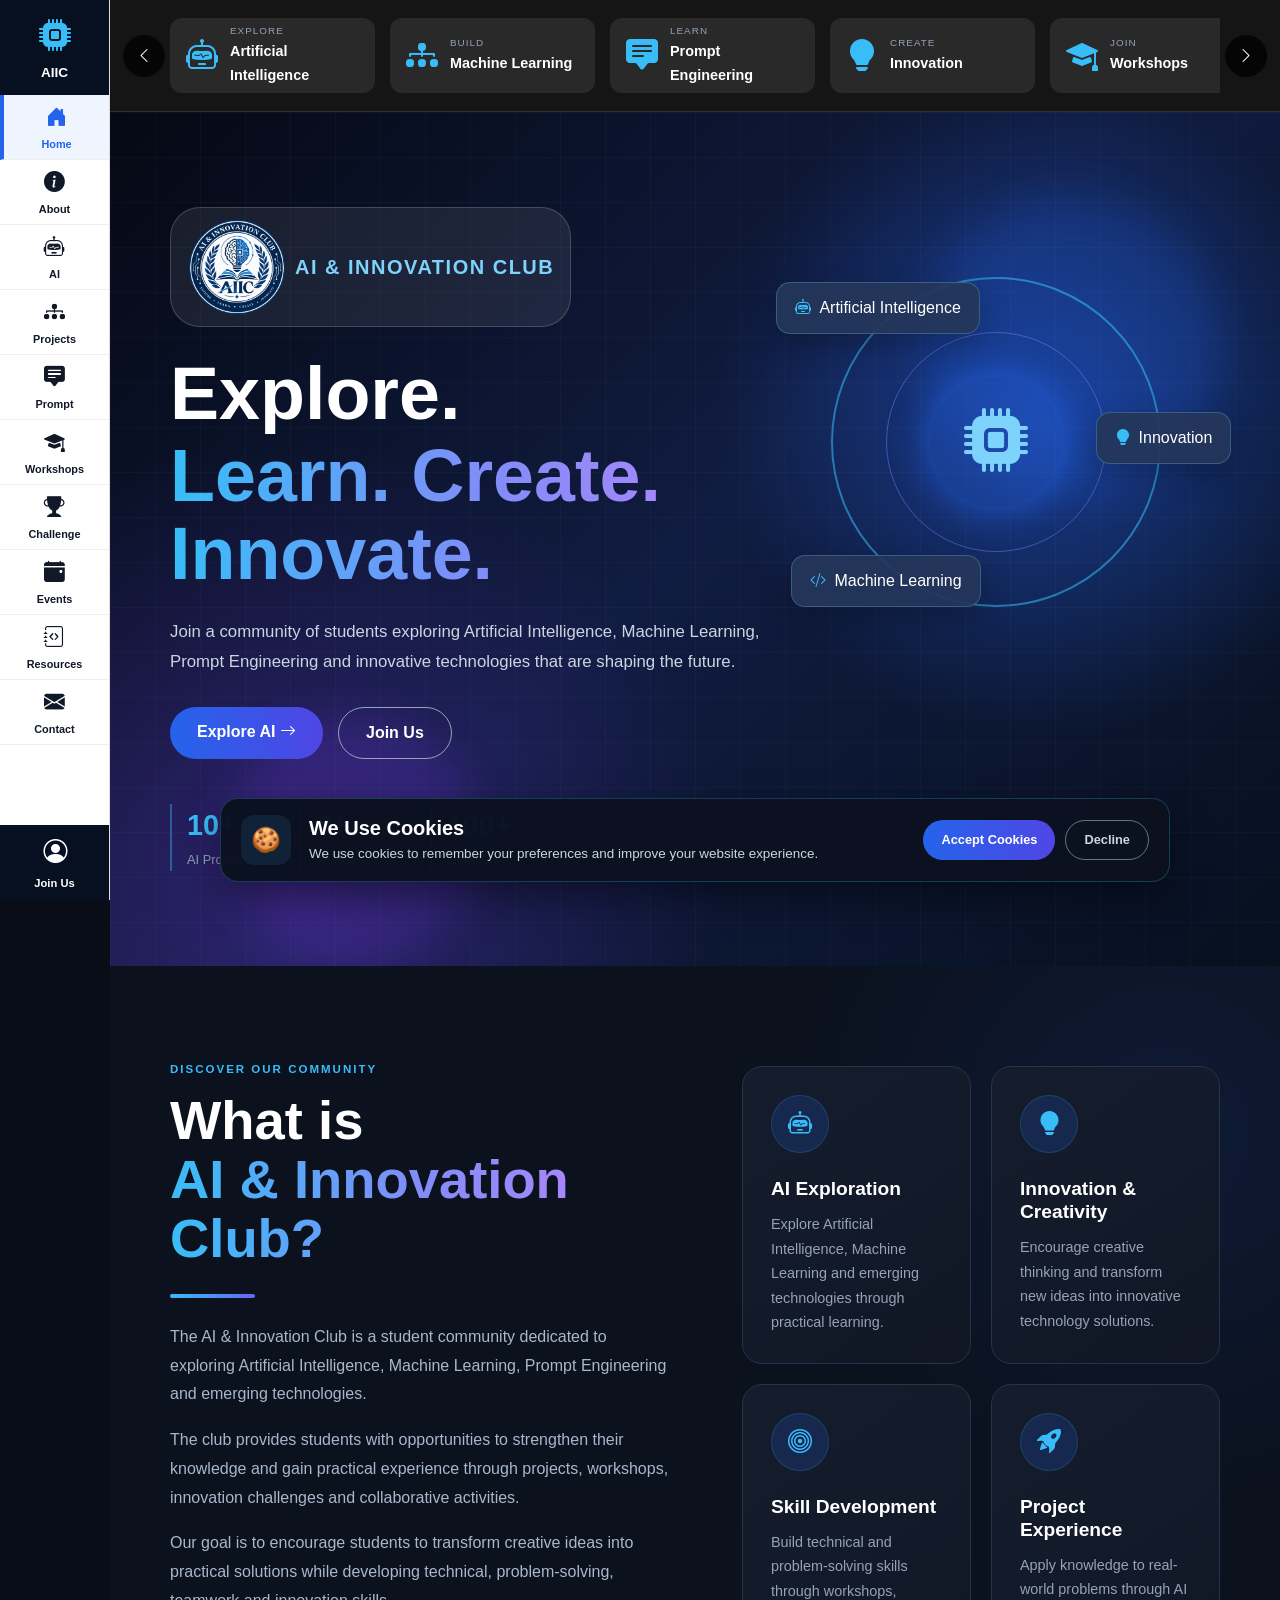
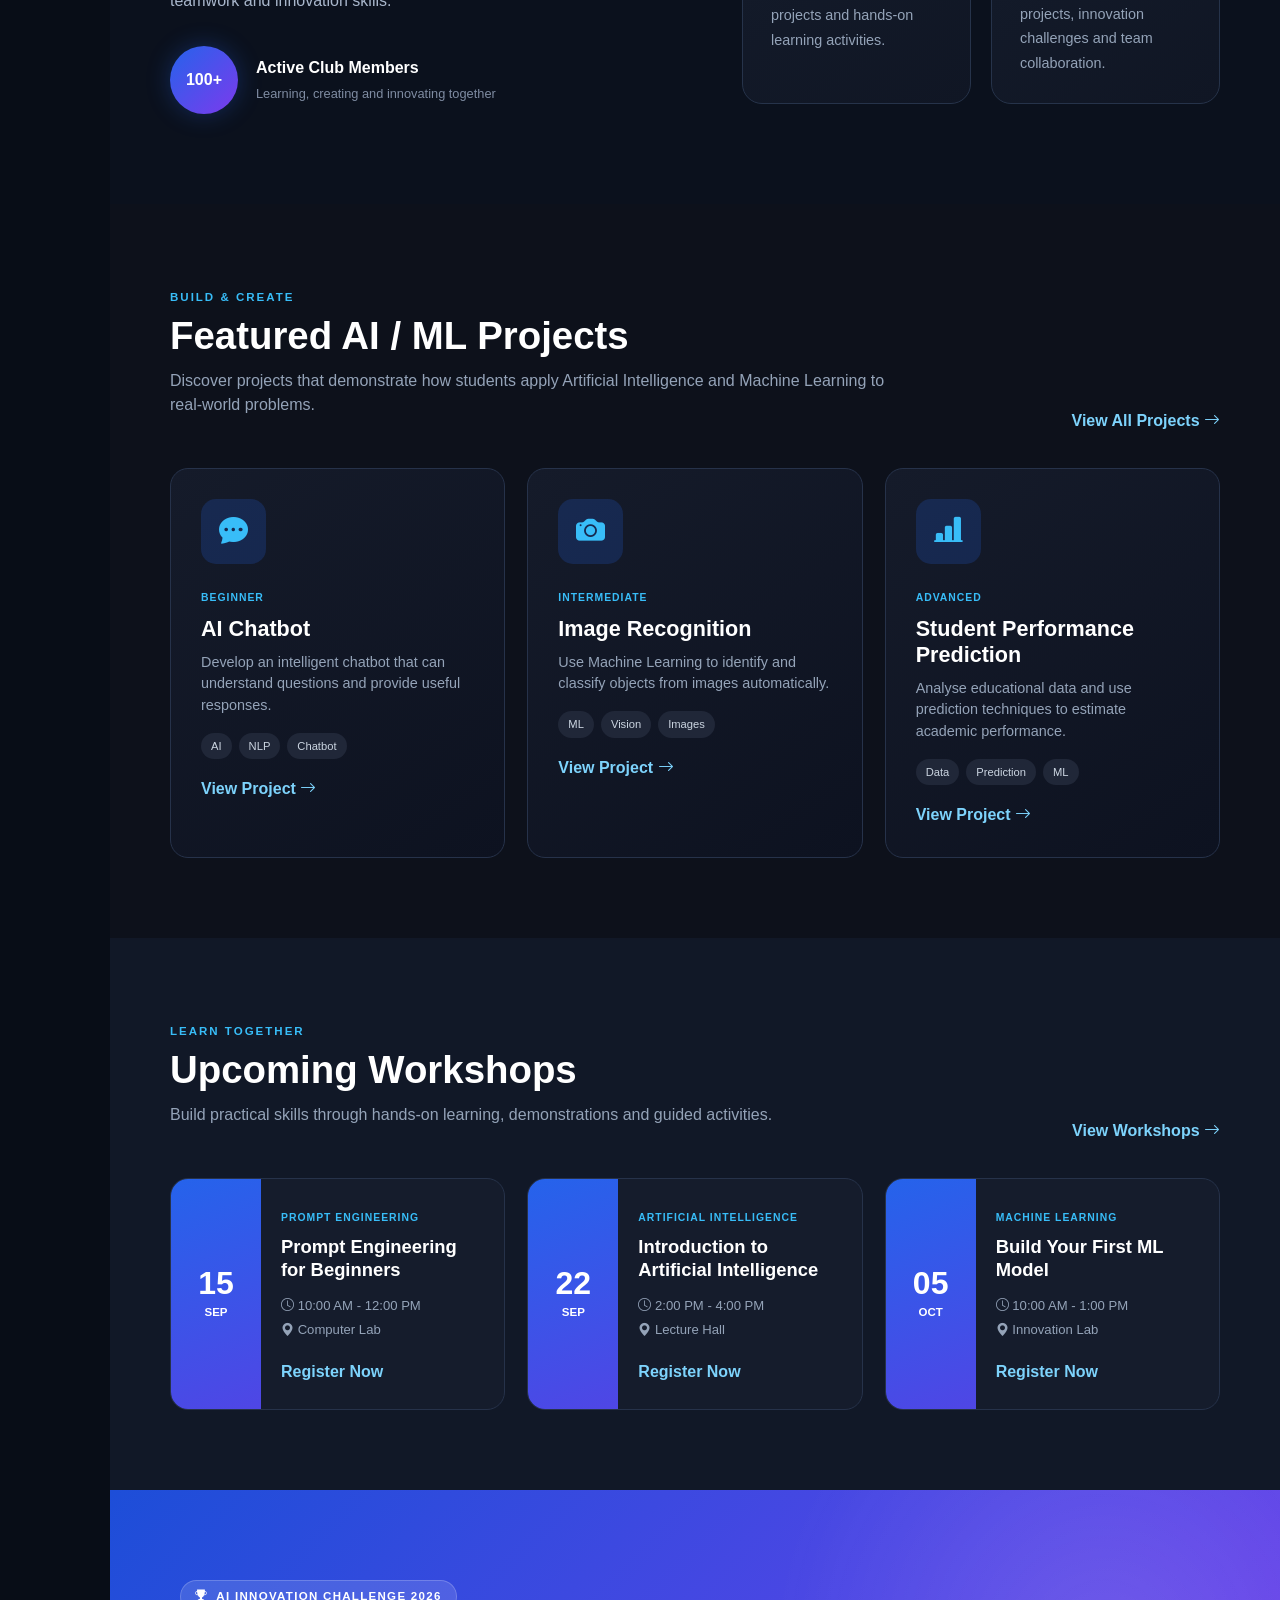
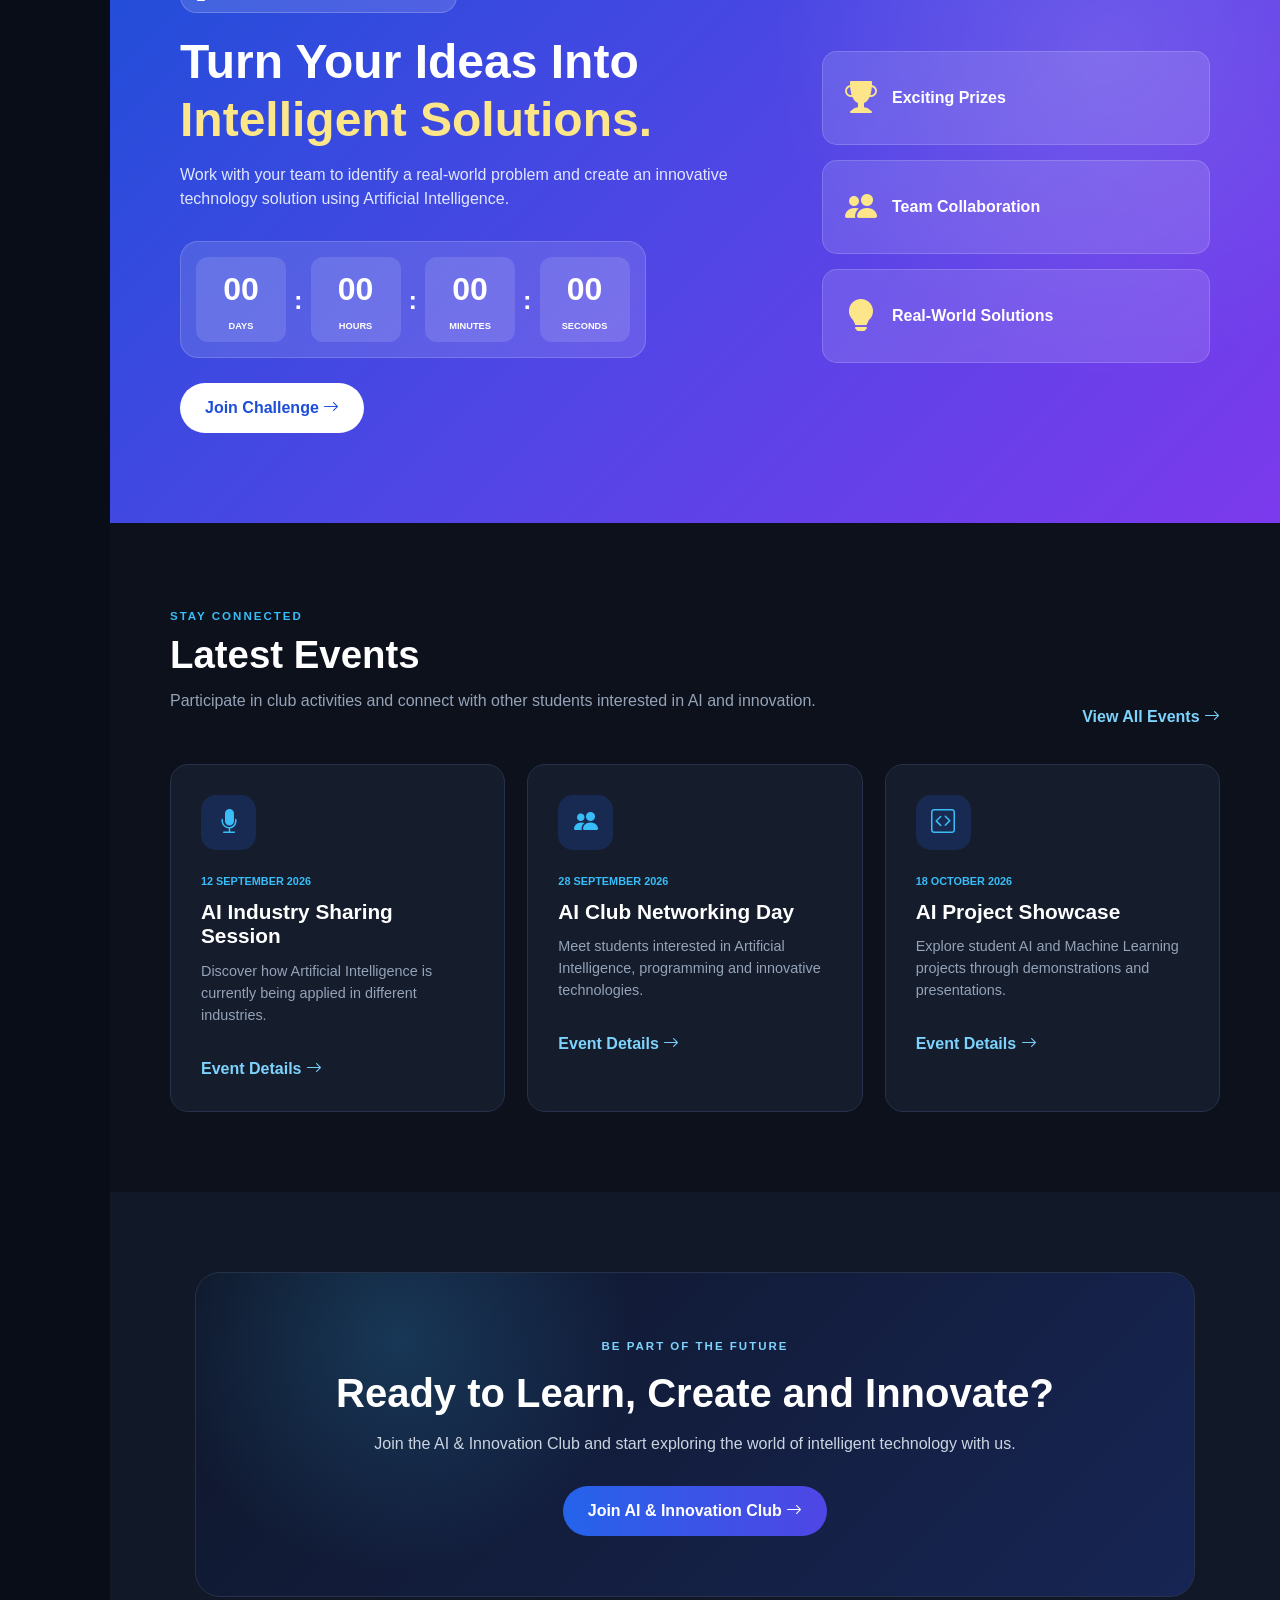
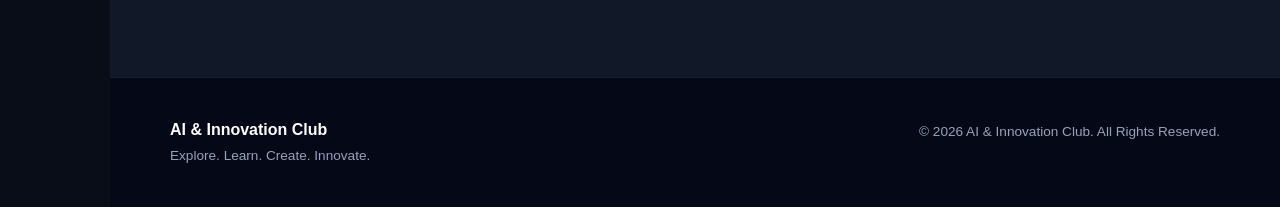
<file: index.html>
<!DOCTYPE html>
<html lang="en">

<head>
    <meta charset="UTF-8">

    <meta name="viewport"
          content="width=device-width, initial-scale=1.0">

    <title>AI & Innovation Club</title>

    <!-- Website Favicon -->
    <link rel="icon"
          type="image/png"
          href="image/aiic-logo.png">

    <!-- Bootstrap -->
    <link
        href="https://cdn.jsdelivr.net/npm/bootstrap@5.3.3/dist/css/bootstrap.min.css"
        rel="stylesheet">

    <!-- Bootstrap Icons -->
    <link
        rel="stylesheet"
        href="https://cdn.jsdelivr.net/npm/bootstrap-icons@1.11.3/font/bootstrap-icons.min.css">

    <!-- Custom CSS -->
    <link rel="stylesheet" href="style.css">

</head>

<body>

    <!-- =========================================
         LEFT SIDEBAR
    ========================================== -->

    <aside class="sidebar">

        <div class="sidebar-logo">
            <i class="bi bi-cpu-fill"></i>
            <span>AIIC</span>
        </div>

        <nav class="sidebar-menu">

            <a href="index.html" class="menu-item active">
                <i class="bi bi-house-door-fill"></i>
                <span>Home</span>
            </a>

            <a href="about.html" class="menu-item">
                <i class="bi bi-info-circle-fill"></i>
                <span>About</span>
            </a>

            <a href="ai.html" class="menu-item">
                <i class="bi bi-robot"></i>
                <span>AI</span>
            </a>

            <a href="ml-projects.html" class="menu-item">
                <i class="bi bi-diagram-3-fill"></i>
                <span>Projects</span>
            </a>

            <a href="prompt-engineering.html" class="menu-item">
                <i class="bi bi-chat-square-text-fill"></i>
                <span>Prompt</span>
            </a>

            <a href="workshops.html" class="menu-item">
                <i class="bi bi-mortarboard-fill"></i>
                <span>Workshops</span>
            </a>

            <a href="challenges.html" class="menu-item">
                <i class="bi bi-trophy-fill"></i>
                <span>Challenge</span>
            </a>

            <a href="events.html" class="menu-item">
                <i class="bi bi-calendar-event-fill"></i>
                <span>Events</span>
            </a>

            <a href="resources.html" class="menu-item">
                <i class="bi bi-journal-code"></i>
                <span>Resources</span>
            </a>

            <a href="contact.html" class="menu-item">
                <i class="bi bi-envelope-fill"></i>
                <span>Contact</span>
            </a>

        </nav>

        <div class="sidebar-bottom">

            <a href="contact.html" class="join-sidebar">
                <i class="bi bi-person-circle"></i>
                <span>Join Us</span>
            </a>

        </div>

    </aside>


    <!-- =========================================
         MAIN CONTENT
    ========================================== -->

    <main class="main-content">


        <!-- =========================================
             TOP TOPIC STRIP
        ========================================== -->

        <section class="topic-strip">

            <button
                type="button"
                class="topic-arrow"
                id="scrollLeft">

                <i class="bi bi-chevron-left"></i>

            </button>


            <div
                class="topic-container"
                id="topicContainer">


                <a href="ai.html" class="topic-card">

                    <i class="bi bi-robot"></i>

                    <div>
                        <small>EXPLORE</small>
                        <strong>Artificial Intelligence</strong>
                    </div>

                </a>


                <a href="ml-projects.html" class="topic-card">

                    <i class="bi bi-diagram-3-fill"></i>

                    <div>
                        <small>BUILD</small>
                        <strong>Machine Learning</strong>
                    </div>

                </a>


                <a href="prompt-engineering.html" class="topic-card">

                    <i class="bi bi-chat-square-text-fill"></i>

                    <div>
                        <small>LEARN</small>
                        <strong>Prompt Engineering</strong>
                    </div>

                </a>


                <a href="challenges.html" class="topic-card">

                    <i class="bi bi-lightbulb-fill"></i>

                    <div>
                        <small>CREATE</small>
                        <strong>Innovation</strong>
                    </div>

                </a>


                <a href="workshops.html" class="topic-card">

                    <i class="bi bi-mortarboard-fill"></i>

                    <div>
                        <small>JOIN</small>
                        <strong>Workshops</strong>
                    </div>

                </a>


                <a href="events.html" class="topic-card">

                    <i class="bi bi-calendar-event-fill"></i>

                    <div>
                        <small>DISCOVER</small>
                        <strong>AI Events</strong>
                    </div>

                </a>

            </div>


            <button
                type="button"
                class="topic-arrow"
                id="scrollRight">

                <i class="bi bi-chevron-right"></i>

            </button>

        </section>


        <!-- =========================================
             HERO
        ========================================== -->

        <section class="hero-section">

            <div class="hero-grid"></div>

            <div class="hero-glow glow-one"></div>
            <div class="hero-glow glow-two"></div>


            <div class="hero-content">

                <!-- AIIC LOGO ADDED HERE -->
                <span class="hero-label">

                    <img
                        src="image/aiic-logo.png"
                        alt="AI & Innovation Club Logo"
                        class="hero-label-logo">

                    AI & INNOVATION CLUB

                </span>


                <h1>

                    Explore.

                    <span>
                        Learn. Create. Innovate.
                    </span>

                </h1>


                <p>
                    Join a community of students exploring Artificial
                    Intelligence, Machine Learning, Prompt Engineering
                    and innovative technologies that are shaping the future.
                </p>


                <div class="hero-buttons">

                    <a href="ai.html" class="primary-button">

                        Explore AI

                        <i class="bi bi-arrow-right"></i>

                    </a>


                    <a href="contact.html" class="secondary-button">

                        Join Us

                    </a>

                </div>


                <div class="hero-stats">

                    <div>
                        <strong>10+</strong>
                        <span>AI Projects</span>
                    </div>

                    <div>
                        <strong>8+</strong>
                        <span>Workshops</span>
                    </div>

                    <div>
                        <strong>100+</strong>
                        <span>Members</span>
                    </div>

                </div>

            </div>


            <!-- Animated AI Visual -->

            <div class="ai-visual">

                <div class="outer-ring"></div>

                <div class="middle-ring"></div>


                <div class="ai-core">
                    <i class="bi bi-cpu-fill"></i>
                </div>


                <a
                    href="ai.html"
                    class="floating-label label-ai">

                    <i class="bi bi-robot"></i>

                    Artificial Intelligence

                </a>


                <a
                    href="ml-projects.html"
                    class="floating-label label-ml">

                    <i class="bi bi-code-slash"></i>

                    Machine Learning

                </a>


                <a
                    href="challenges.html"
                    class="floating-label label-innovation">

                    <i class="bi bi-lightbulb-fill"></i>

                    Innovation

                </a>

            </div>

        </section>


        <!-- =========================================
             WHAT IS AI & INNOVATION CLUB
        ========================================== -->

        <section class="club-intro-section">

            <div class="club-intro-container">


                <!-- LEFT -->

                <div class="club-intro-left">

                    <span class="intro-small-title">
                        DISCOVER OUR COMMUNITY
                    </span>


                    <h2>

                        What is

                        <span>
                            AI & Innovation Club?
                        </span>

                    </h2>


                    <div class="intro-line"></div>


                    <p>
                        The AI & Innovation Club is a student community
                        dedicated to exploring Artificial Intelligence,
                        Machine Learning, Prompt Engineering and emerging
                        technologies.
                    </p>


                    <p>
                        The club provides students with opportunities to
                        strengthen their knowledge and gain practical
                        experience through projects, workshops, innovation
                        challenges and collaborative activities.
                    </p>


                    <p>
                        Our goal is to encourage students to transform
                        creative ideas into practical solutions while
                        developing technical, problem-solving, teamwork
                        and innovation skills.
                    </p>


                    <div class="intro-member-box">

                        <div class="member-number">
                            100+
                        </div>


                        <div>

                            <strong>
                                Active Club Members
                            </strong>

                            <span>
                                Learning, creating and innovating together
                            </span>

                        </div>

                    </div>

                </div>


                <!-- RIGHT -->

                <div class="club-intro-cards">


                    <article class="intro-feature-card">

                        <div class="intro-feature-icon">
                            <i class="bi bi-robot"></i>
                        </div>

                        <h3>
                            AI Exploration
                        </h3>

                        <p>
                            Explore Artificial Intelligence,
                            Machine Learning and emerging technologies
                            through practical learning.
                        </p>

                    </article>


                    <article class="intro-feature-card">

                        <div class="intro-feature-icon">
                            <i class="bi bi-lightbulb-fill"></i>
                        </div>

                        <h3>
                            Innovation & Creativity
                        </h3>

                        <p>
                            Encourage creative thinking and transform
                            new ideas into innovative technology solutions.
                        </p>

                    </article>


                    <article class="intro-feature-card">

                        <div class="intro-feature-icon">
                            <i class="bi bi-bullseye"></i>
                        </div>

                        <h3>
                            Skill Development
                        </h3>

                        <p>
                            Build technical and problem-solving skills
                            through workshops, projects and hands-on
                            learning activities.
                        </p>

                    </article>


                    <article class="intro-feature-card">

                        <div class="intro-feature-icon">
                            <i class="bi bi-rocket-takeoff-fill"></i>
                        </div>

                        <h3>
                            Project Experience
                        </h3>

                        <p>
                            Apply knowledge to real-world problems
                            through AI projects, innovation challenges
                            and team collaboration.
                        </p>

                    </article>


                </div>

            </div>

        </section>


        <!-- =========================================
             FEATURED PROJECTS
        ========================================== -->

        <section class="page-section projects-section">

            <div class="section-heading">

                <div>

                    <span class="section-label">
                        BUILD & CREATE
                    </span>

                    <h2>
                        Featured AI / ML Projects
                    </h2>

                    <p>
                        Discover projects that demonstrate how students
                        apply Artificial Intelligence and Machine Learning
                        to real-world problems.
                    </p>

                </div>


                <a href="ml-projects.html" class="section-link">

                    View All Projects

                    <i class="bi bi-arrow-right"></i>

                </a>

            </div>


            <div class="project-grid">


                <article class="project-card">

                    <div class="project-icon">
                        <i class="bi bi-chat-dots-fill"></i>
                    </div>

                    <span class="project-level">
                        BEGINNER
                    </span>

                    <h3>
                        AI Chatbot
                    </h3>

                    <p>
                        Develop an intelligent chatbot that can
                        understand questions and provide useful responses.
                    </p>

                    <div class="project-tags">
                        <span>AI</span>
                        <span>NLP</span>
                        <span>Chatbot</span>
                    </div>

                    <a href="ml-projects.html">

                        View Project

                        <i class="bi bi-arrow-right"></i>

                    </a>

                </article>


                <article class="project-card">

                    <div class="project-icon">
                        <i class="bi bi-camera-fill"></i>
                    </div>

                    <span class="project-level">
                        INTERMEDIATE
                    </span>

                    <h3>
                        Image Recognition
                    </h3>

                    <p>
                        Use Machine Learning to identify and classify
                        objects from images automatically.
                    </p>

                    <div class="project-tags">
                        <span>ML</span>
                        <span>Vision</span>
                        <span>Images</span>
                    </div>

                    <a href="ml-projects.html">

                        View Project

                        <i class="bi bi-arrow-right"></i>

                    </a>

                </article>


                <article class="project-card">

                    <div class="project-icon">
                        <i class="bi bi-bar-chart-line-fill"></i>
                    </div>

                    <span class="project-level">
                        ADVANCED
                    </span>

                    <h3>
                        Student Performance Prediction
                    </h3>

                    <p>
                        Analyse educational data and use prediction
                        techniques to estimate academic performance.
                    </p>

                    <div class="project-tags">
                        <span>Data</span>
                        <span>Prediction</span>
                        <span>ML</span>
                    </div>

                    <a href="ml-projects.html">

                        View Project

                        <i class="bi bi-arrow-right"></i>

                    </a>

                </article>


            </div>

        </section>


        <!-- =========================================
             UPCOMING WORKSHOPS
        ========================================== -->

        <section class="page-section workshops-section">

            <div class="section-heading">

                <div>

                    <span class="section-label">
                        LEARN TOGETHER
                    </span>

                    <h2>
                        Upcoming Workshops
                    </h2>

                    <p>
                        Build practical skills through hands-on learning,
                        demonstrations and guided activities.
                    </p>

                </div>


                <a href="workshops.html" class="section-link">

                    View Workshops

                    <i class="bi bi-arrow-right"></i>

                </a>

            </div>


            <div class="workshop-grid">


                <article class="workshop-card">

                    <div class="workshop-date">

                        <strong>15</strong>

                        <span>SEP</span>

                    </div>


                    <div class="workshop-info">

                        <span class="workshop-category">
                            PROMPT ENGINEERING
                        </span>

                        <h3>
                            Prompt Engineering for Beginners
                        </h3>

                        <p>
                            <i class="bi bi-clock"></i>
                            10:00 AM - 12:00 PM
                        </p>

                        <p>
                            <i class="bi bi-geo-alt-fill"></i>
                            Computer Lab
                        </p>

                        <a href="workshops.html">
                            Register Now
                        </a>

                    </div>

                </article>


                <article class="workshop-card">

                    <div class="workshop-date">

                        <strong>22</strong>

                        <span>SEP</span>

                    </div>


                    <div class="workshop-info">

                        <span class="workshop-category">
                            ARTIFICIAL INTELLIGENCE
                        </span>

                        <h3>
                            Introduction to Artificial Intelligence
                        </h3>

                        <p>
                            <i class="bi bi-clock"></i>
                            2:00 PM - 4:00 PM
                        </p>

                        <p>
                            <i class="bi bi-geo-alt-fill"></i>
                            Lecture Hall
                        </p>

                        <a href="workshops.html">
                            Register Now
                        </a>

                    </div>

                </article>


                <article class="workshop-card">

                    <div class="workshop-date">

                        <strong>05</strong>

                        <span>OCT</span>

                    </div>


                    <div class="workshop-info">

                        <span class="workshop-category">
                            MACHINE LEARNING
                        </span>

                        <h3>
                            Build Your First ML Model
                        </h3>

                        <p>
                            <i class="bi bi-clock"></i>
                            10:00 AM - 1:00 PM
                        </p>

                        <p>
                            <i class="bi bi-geo-alt-fill"></i>
                            Innovation Lab
                        </p>

                        <a href="workshops.html">
                            Register Now
                        </a>

                    </div>

                </article>


            </div>

        </section>


        <!-- =========================================
             INNOVATION CHALLENGE
        ========================================== -->

        <section class="challenge-section">

            <div class="challenge-content">

                <span class="challenge-label">

                    <i class="bi bi-trophy-fill"></i>

                    AI INNOVATION CHALLENGE 2026

                </span>


                <h2>

                    Turn Your Ideas Into

                    <span>
                        Intelligent Solutions.
                    </span>

                </h2>


                <p>
                    Work with your team to identify a real-world
                    problem and create an innovative technology
                    solution using Artificial Intelligence.
                </p>


                <div class="countdown-wrapper">


                    <div class="count-box">

                        <strong id="days">
                            00
                        </strong>

                        <span>DAYS</span>

                    </div>


                    <div class="count-separator">:</div>


                    <div class="count-box">

                        <strong id="hours">
                            00
                        </strong>

                        <span>HOURS</span>

                    </div>


                    <div class="count-separator">:</div>


                    <div class="count-box">

                        <strong id="minutes">
                            00
                        </strong>

                        <span>MINUTES</span>

                    </div>


                    <div class="count-separator">:</div>


                    <div class="count-box">

                        <strong id="seconds">
                            00
                        </strong>

                        <span>SECONDS</span>

                    </div>


                </div>


                <a href="challenges.html" class="challenge-button">

                    Join Challenge

                    <i class="bi bi-arrow-right"></i>

                </a>

            </div>


            <div class="challenge-features">

                <div>

                    <i class="bi bi-trophy-fill"></i>

                    <span>
                        Exciting Prizes
                    </span>

                </div>


                <div>

                    <i class="bi bi-people-fill"></i>

                    <span>
                        Team Collaboration
                    </span>

                </div>


                <div>

                    <i class="bi bi-lightbulb-fill"></i>

                    <span>
                        Real-World Solutions
                    </span>

                </div>

            </div>

        </section>


        <!-- =========================================
             LATEST EVENTS
        ========================================== -->

        <section class="page-section events-section">

            <div class="section-heading">

                <div>

                    <span class="section-label">
                        STAY CONNECTED
                    </span>

                    <h2>
                        Latest Events
                    </h2>

                    <p>
                        Participate in club activities and connect
                        with other students interested in AI and innovation.
                    </p>

                </div>


                <a href="events.html" class="section-link">

                    View All Events

                    <i class="bi bi-arrow-right"></i>

                </a>

            </div>


            <div class="events-grid">


                <article class="event-card">

                    <div class="event-icon">
                        <i class="bi bi-mic-fill"></i>
                    </div>

                    <span class="event-date">
                        12 SEPTEMBER 2026
                    </span>

                    <h3>
                        AI Industry Sharing Session
                    </h3>

                    <p>
                        Discover how Artificial Intelligence
                        is currently being applied in different industries.
                    </p>

                    <a href="events.html">

                        Event Details

                        <i class="bi bi-arrow-right"></i>

                    </a>

                </article>


                <article class="event-card">

                    <div class="event-icon">
                        <i class="bi bi-people-fill"></i>
                    </div>

                    <span class="event-date">
                        28 SEPTEMBER 2026
                    </span>

                    <h3>
                        AI Club Networking Day
                    </h3>

                    <p>
                        Meet students interested in Artificial Intelligence,
                        programming and innovative technologies.
                    </p>

                    <a href="events.html">

                        Event Details

                        <i class="bi bi-arrow-right"></i>

                    </a>

                </article>


                <article class="event-card">

                    <div class="event-icon">
                        <i class="bi bi-code-square"></i>
                    </div>

                    <span class="event-date">
                        18 OCTOBER 2026
                    </span>

                    <h3>
                        AI Project Showcase
                    </h3>

                    <p>
                        Explore student AI and Machine Learning projects
                        through demonstrations and presentations.
                    </p>

                    <a href="events.html">

                        Event Details

                        <i class="bi bi-arrow-right"></i>

                    </a>

                </article>


            </div>

        </section>


        <!-- =========================================
             JOIN US
        ========================================== -->

        <section class="join-section">

            <div>

                <span>
                    BE PART OF THE FUTURE
                </span>

                <h2>
                    Ready to Learn, Create and Innovate?
                </h2>

                <p>
                    Join the AI & Innovation Club and start
                    exploring the world of intelligent technology with us.
                </p>

                <a href="contact.html">

                    Join AI & Innovation Club

                    <i class="bi bi-arrow-right"></i>

                </a>

            </div>

        </section>


        <!-- =========================================
             FOOTER
        ========================================== -->

        <footer class="footer">

            <div>

                <strong>
                    AI & Innovation Club
                </strong>

                <p>
                    Explore. Learn. Create. Innovate.
                </p>

            </div>


            <p>
                © 2026 AI & Innovation Club.
                All Rights Reserved.
            </p>

        </footer>


    </main>


    <!-- =========================================
         COOKIE CONSENT
    ========================================== -->

    <div
        id="cookieBanner"
        class="cookie-banner">

        <div class="cookie-content">

            <div
                class="cookie-icon"
                id="cookieIcon">

                🍪

            </div>


            <div class="cookie-text">

                <h5 id="cookieTitle">
                    We Use Cookies
                </h5>

                <p id="cookieMessage">
                    We use cookies to remember your preferences
                    and improve your website experience.
                </p>

            </div>


            <div
                class="cookie-buttons"
                id="cookieButtons">

                <button
                    type="button"
                    id="acceptCookies"
                    class="accept-cookie">

                    Accept Cookies

                </button>


                <button
                    type="button"
                    id="declineCookies"
                    class="decline-cookie">

                    Decline

                </button>

            </div>

        </div>

    </div>


    <!-- Bootstrap JS -->
    <script
        src="https://cdn.jsdelivr.net/npm/bootstrap@5.3.3/dist/js/bootstrap.bundle.min.js">
    </script>

    <!-- Custom JS -->
    <script src="main.js"></script>

</body>

</html>
</file>
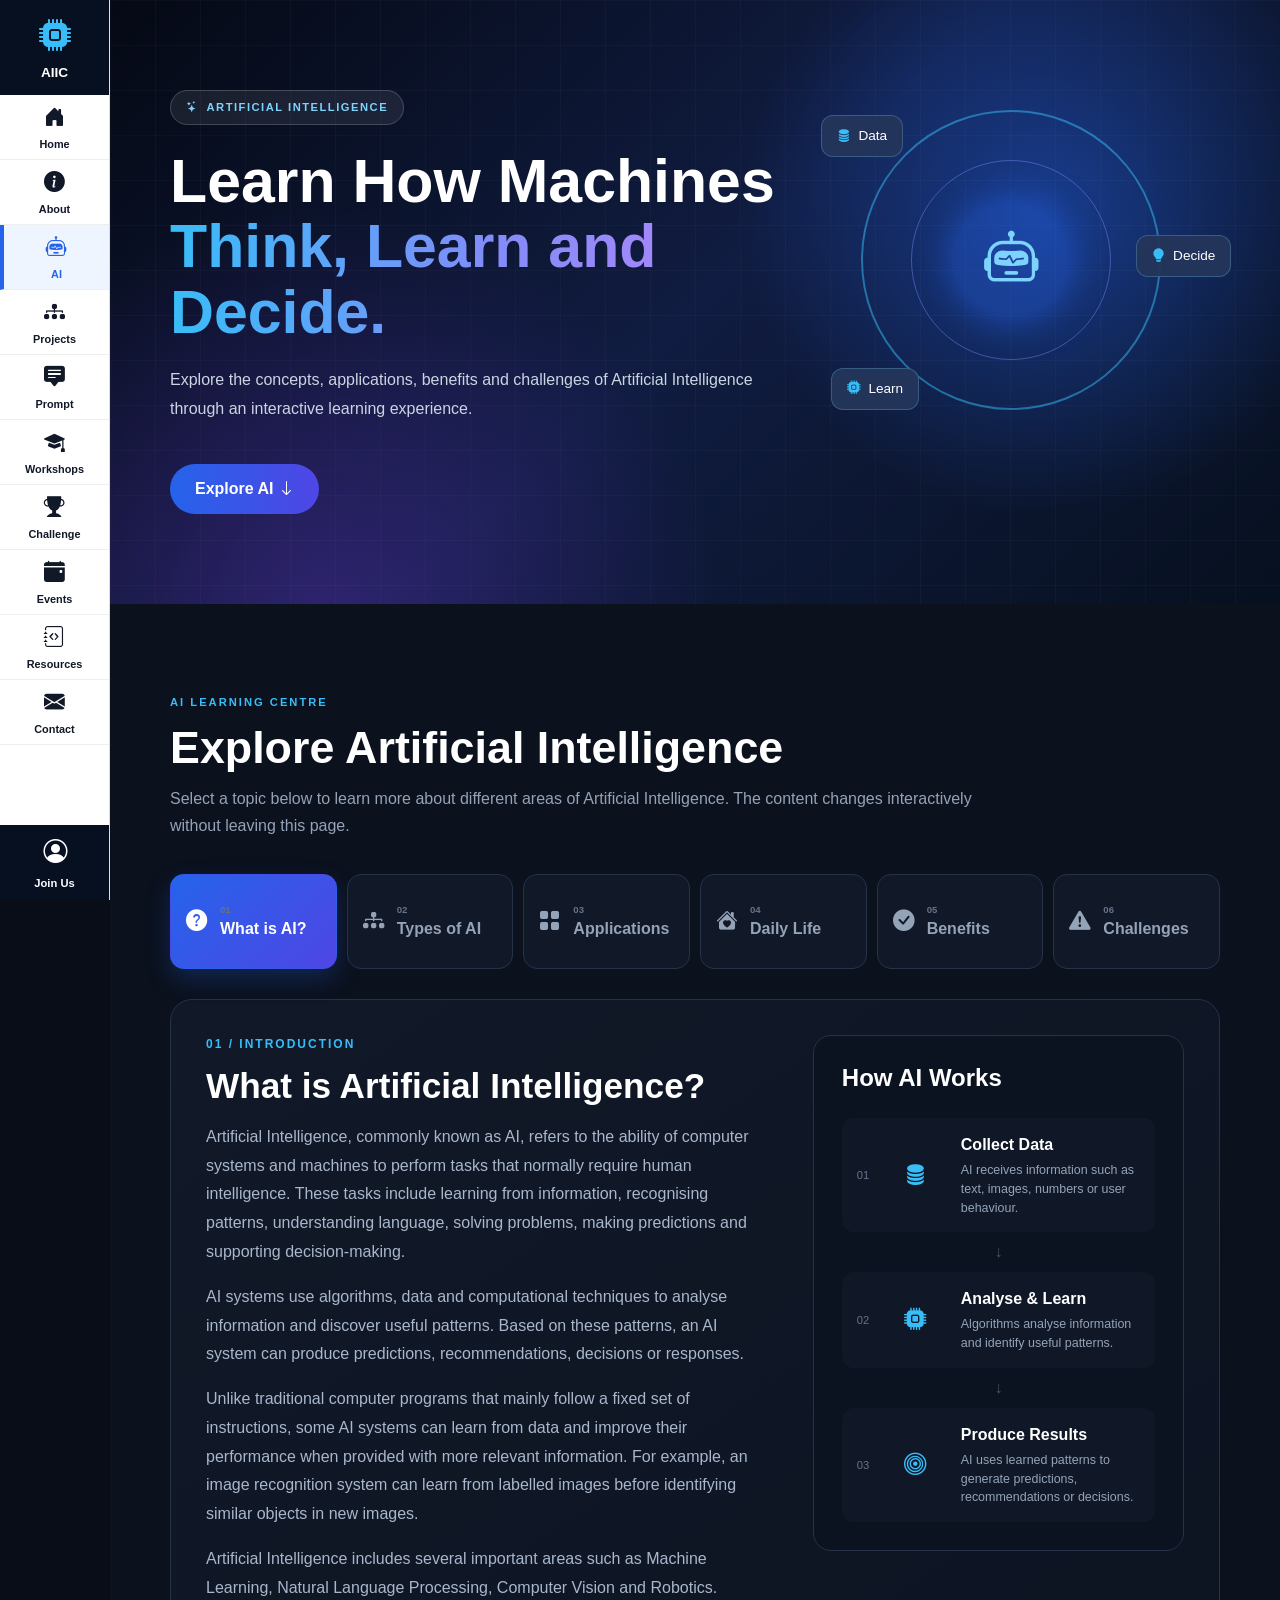
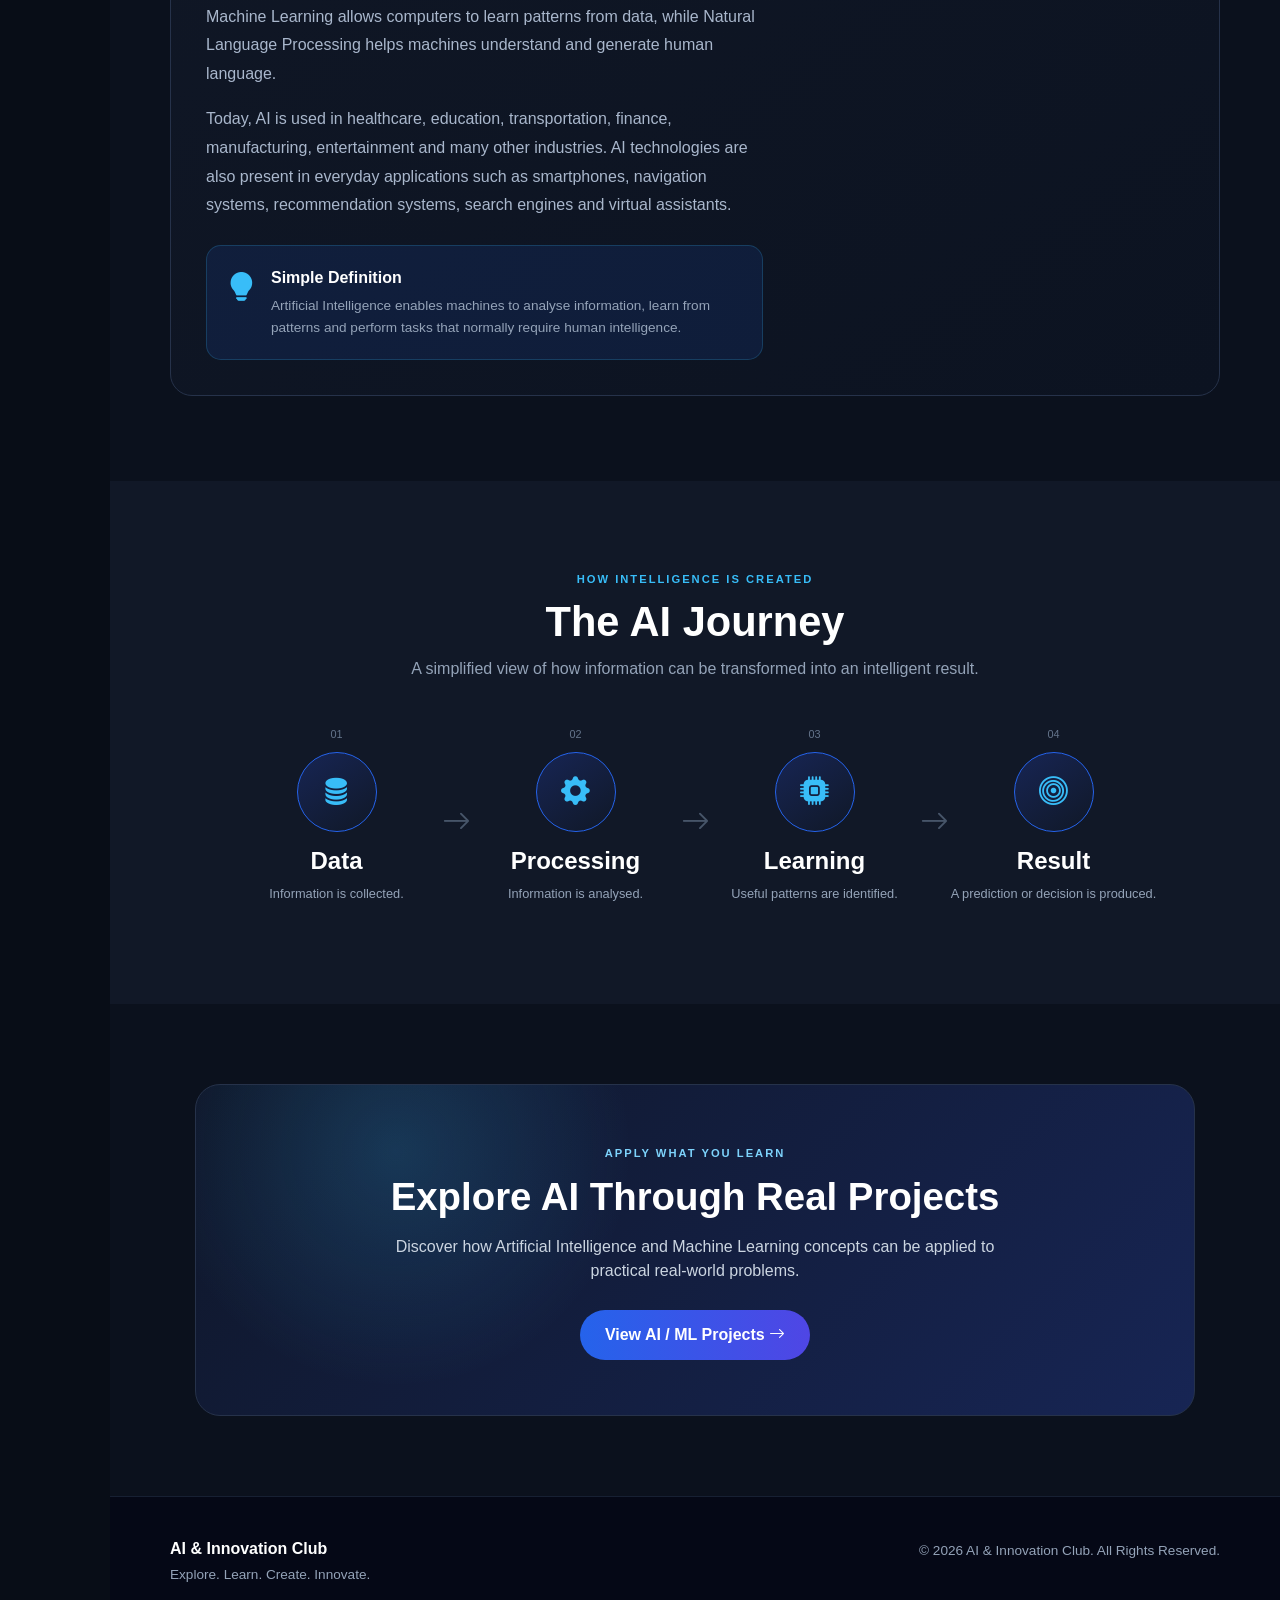
<file: ai.html>
<!DOCTYPE html>
<html lang="en">

<head>
    <meta charset="UTF-8">
    <meta name="viewport" content="width=device-width, initial-scale=1.0">

    <title>Artificial Intelligence | AI & Innovation Club</title>

    <link rel="icon" type="image/png" href="./image/aiic-logo.png">

    <!-- Bootstrap -->
    <link
        href="https://cdn.jsdelivr.net/npm/bootstrap@5.3.3/dist/css/bootstrap.min.css"
        rel="stylesheet">

    <!-- Bootstrap Icons -->
    <link
        rel="stylesheet"
        href="https://cdn.jsdelivr.net/npm/bootstrap-icons@1.11.3/font/bootstrap-icons.min.css">

    <link rel="stylesheet" href="ai.css">
</head>

<body>

    <!-- =========================================
         LEFT SIDEBAR
    ========================================== -->

    <aside class="sidebar">

        <div class="sidebar-logo">
            <i class="bi bi-cpu-fill"></i>
            <span>AIIC</span>
        </div>

        <nav class="sidebar-menu">

            <a href="index.html" class="menu-item">
                <i class="bi bi-house-door-fill"></i>
                <span>Home</span>
            </a>

            <a href="about.html" class="menu-item">
                <i class="bi bi-info-circle-fill"></i>
                <span>About</span>
            </a>

            <a href="ai.html" class="menu-item active">
                <i class="bi bi-robot"></i>
                <span>AI</span>
            </a>

            <a href="ml-projects.html" class="menu-item">
                <i class="bi bi-diagram-3-fill"></i>
                <span>Projects</span>
            </a>

            <a href="prompt-engineering.html" class="menu-item">
                <i class="bi bi-chat-square-text-fill"></i>
                <span>Prompt</span>
            </a>

            <a href="workshops.html" class="menu-item">
                <i class="bi bi-mortarboard-fill"></i>
                <span>Workshops</span>
            </a>

            <a href="challenges.html" class="menu-item">
                <i class="bi bi-trophy-fill"></i>
                <span>Challenge</span>
            </a>

            <a href="events.html" class="menu-item">
                <i class="bi bi-calendar-event-fill"></i>
                <span>Events</span>
            </a>

            <a href="resources.html" class="menu-item">
                <i class="bi bi-journal-code"></i>
                <span>Resources</span>
            </a>

            <a href="contact.html" class="menu-item">
                <i class="bi bi-envelope-fill"></i>
                <span>Contact</span>
            </a>

        </nav>

        <div class="sidebar-bottom">

            <a href="contact.html" class="join-sidebar">
                <i class="bi bi-person-circle"></i>
                <span>Join Us</span>
            </a>

        </div>

    </aside>


    <!-- =========================================
         MAIN CONTENT
    ========================================== -->

    <main class="main-content">


        <!-- =========================================
             HERO
        ========================================== -->

        <section class="ai-banner">

            <div class="banner-grid"></div>

            <div class="banner-content">

                <span class="banner-label">
                    <i class="bi bi-stars"></i>
                    ARTIFICIAL INTELLIGENCE
                </span>

                <h1>
                    Learn How Machines
                    <span>Think, Learn and Decide.</span>
                </h1>

                <p>
                    Explore the concepts, applications, benefits and challenges
                    of Artificial Intelligence through an interactive learning
                    experience.
                </p>

                <a href="#ai-learning" class="start-button">
                    Explore AI
                    <i class="bi bi-arrow-down"></i>
                </a>

            </div>


            <div class="banner-visual">

                <div class="visual-ring ring-one"></div>
                <div class="visual-ring ring-two"></div>

                <div class="visual-core">
                    <i class="bi bi-robot"></i>
                </div>

                <span class="visual-tag tag-data">
                    <i class="bi bi-database-fill"></i>
                    Data
                </span>

                <span class="visual-tag tag-learn">
                    <i class="bi bi-cpu-fill"></i>
                    Learn
                </span>

                <span class="visual-tag tag-decide">
                    <i class="bi bi-lightbulb-fill"></i>
                    Decide
                </span>

            </div>

        </section>


        <!-- =========================================
             LEARNING CENTRE
        ========================================== -->

        <section class="learning-section" id="ai-learning">

            <div class="learning-heading">

                <span>AI LEARNING CENTRE</span>

                <h2>
                    Explore Artificial Intelligence
                </h2>

                <p>
                    Select a topic below to learn more about different areas
                    of Artificial Intelligence. The content changes
                    interactively without leaving this page.
                </p>

            </div>


            <!-- TABS -->

            <div class="learning-tabs">

                <button
                    type="button"
                    class="learning-tab active"
                    data-tab="what-ai">

                    <i class="bi bi-question-circle-fill"></i>

                    <span>
                        <small>01</small>
                        What is AI?
                    </span>

                </button>


                <button
                    type="button"
                    class="learning-tab"
                    data-tab="types-ai">

                    <i class="bi bi-diagram-3-fill"></i>

                    <span>
                        <small>02</small>
                        Types of AI
                    </span>

                </button>


                <button
                    type="button"
                    class="learning-tab"
                    data-tab="applications-ai">

                    <i class="bi bi-grid-fill"></i>

                    <span>
                        <small>03</small>
                        Applications
                    </span>

                </button>


                <button
                    type="button"
                    class="learning-tab"
                    data-tab="daily-ai">

                    <i class="bi bi-house-heart-fill"></i>

                    <span>
                        <small>04</small>
                        Daily Life
                    </span>

                </button>


                <button
                    type="button"
                    class="learning-tab"
                    data-tab="benefits-ai">

                    <i class="bi bi-check-circle-fill"></i>

                    <span>
                        <small>05</small>
                        Benefits
                    </span>

                </button>


                <button
                    type="button"
                    class="learning-tab"
                    data-tab="challenges-ai">

                    <i class="bi bi-exclamation-triangle-fill"></i>

                    <span>
                        <small>06</small>
                        Challenges
                    </span>

                </button>

            </div>


            <!-- =========================================
                 TAB CONTENT
            ========================================== -->

            <div class="learning-content">


                <!-- =====================================
                     WHAT IS AI?
                ====================================== -->

                <div
                    class="topic-panel active"
                    id="what-ai">

                    <div class="panel-left">

                        <span class="panel-number">
                            01 / INTRODUCTION
                        </span>

                        <h3>
                            What is Artificial Intelligence?
                        </h3>

                        <p>
                            Artificial Intelligence, commonly known as AI,
                            refers to the ability of computer systems and
                            machines to perform tasks that normally require
                            human intelligence. These tasks include learning
                            from information, recognising patterns,
                            understanding language, solving problems,
                            making predictions and supporting
                            decision-making.
                        </p>

                        <p>
                            AI systems use algorithms, data and computational
                            techniques to analyse information and discover
                            useful patterns. Based on these patterns, an AI
                            system can produce predictions, recommendations,
                            decisions or responses.
                        </p>

                        <p>
                            Unlike traditional computer programs that mainly
                            follow a fixed set of instructions, some AI
                            systems can learn from data and improve their
                            performance when provided with more relevant
                            information. For example, an image recognition
                            system can learn from labelled images before
                            identifying similar objects in new images.
                        </p>

                        <p>
                            Artificial Intelligence includes several important
                            areas such as Machine Learning, Natural Language
                            Processing, Computer Vision and Robotics.
                            Machine Learning allows computers to learn patterns
                            from data, while Natural Language Processing helps
                            machines understand and generate human language.
                        </p>

                        <p>
                            Today, AI is used in healthcare, education,
                            transportation, finance, manufacturing,
                            entertainment and many other industries.
                            AI technologies are also present in everyday
                            applications such as smartphones, navigation
                            systems, recommendation systems, search engines
                            and virtual assistants.
                        </p>


                        <div class="simple-definition">

                            <i class="bi bi-lightbulb-fill"></i>

                            <div>

                                <strong>
                                    Simple Definition
                                </strong>

                                <span>
                                    Artificial Intelligence enables machines
                                    to analyse information, learn from patterns
                                    and perform tasks that normally require
                                    human intelligence.
                                </span>

                            </div>

                        </div>

                    </div>


                    <!-- HOW AI WORKS -->

                    <div class="panel-right">

                        <h4>
                            How AI Works
                        </h4>

                        <div class="process-box">

                            <span>01</span>

                            <i class="bi bi-database-fill"></i>

                            <div>

                                <strong>
                                    Collect Data
                                </strong>

                                <p>
                                    AI receives information such as text,
                                    images, numbers or user behaviour.
                                </p>

                            </div>

                        </div>


                        <div class="process-arrow">
                            ↓
                        </div>


                        <div class="process-box">

                            <span>02</span>

                            <i class="bi bi-cpu-fill"></i>

                            <div>

                                <strong>
                                    Analyse & Learn
                                </strong>

                                <p>
                                    Algorithms analyse information and
                                    identify useful patterns.
                                </p>

                            </div>

                        </div>


                        <div class="process-arrow">
                            ↓
                        </div>


                        <div class="process-box">

                            <span>03</span>

                            <i class="bi bi-bullseye"></i>

                            <div>

                                <strong>
                                    Produce Results
                                </strong>

                                <p>
                                    AI uses learned patterns to generate
                                    predictions, recommendations or decisions.
                                </p>

                            </div>

                        </div>

                    </div>

                </div>


                <!-- =====================================
                     TYPES OF AI
                ====================================== -->

                <div
                    class="topic-panel"
                    id="types-ai">

                    <div class="panel-heading">

                        <span>
                            02 / TYPES OF AI
                        </span>

                        <h3>
                            Types of Artificial Intelligence
                        </h3>

                        <p>
                            Artificial Intelligence can be classified
                            according to its level of capability.
                            Three commonly discussed categories are
                            Narrow AI, General AI and Super AI.
                            Narrow AI is the type currently used in
                            practical real-world systems.
                        </p>

                    </div>


                    <div class="ai-type-map">


                        <!-- NARROW AI -->

                        <div class="type-card active-type">

                            <div class="type-top">

                                <span>01</span>

                                <i class="bi bi-cpu-fill"></i>

                            </div>

                            <small>
                                CURRENTLY EXISTS
                            </small>

                            <h4>
                                Narrow AI
                            </h4>

                            <p>
                                Narrow AI, also known as Weak AI,
                                is designed to perform a specific task
                                or a limited group of related tasks.
                            </p>

                            <p>
                                It does not possess general human-like
                                intelligence. Instead, it operates within
                                the area for which it was designed.
                            </p>

                            <p>
                                Most AI systems used today belong to
                                this category. They may perform a particular
                                task very effectively but cannot automatically
                                apply that ability to unrelated problems.
                            </p>

                            <div class="type-example">

                                <strong>
                                    Real Examples
                                </strong>

                                <span>
                                    Recommendation systems, virtual assistants,
                                    image recognition systems, navigation tools,
                                    spam filters and customer-service chatbots.
                                </span>

                            </div>

                        </div>


                        <!-- GENERAL AI -->

                        <div class="type-card">

                            <div class="type-top">

                                <span>02</span>

                                <i class="bi bi-person-workspace"></i>

                            </div>

                            <small>
                                THEORETICAL
                            </small>

                            <h4>
                                General AI
                            </h4>

                            <p>
                                Artificial General Intelligence refers to a
                                theoretical AI system capable of understanding,
                                learning and performing a wide range of
                                intellectual tasks.
                            </p>

                            <p>
                                Unlike Narrow AI, General AI would theoretically
                                be able to apply knowledge from one situation
                                to another and adapt to unfamiliar problems.
                            </p>

                            <p>
                                Its abilities would therefore be much closer
                                to broad human intelligence than specialised
                                AI systems used today.
                            </p>


                            <div class="type-example">

                                <strong>
                                    Hypothetical Example
                                </strong>

                                <span>
                                    A human-like AI assistant that could learn
                                    mathematics, write programs, understand
                                    different languages, plan a journey and
                                    solve completely new problems without being
                                    designed separately for each task.
                                </span>

                            </div>


                            <div class="type-example">

                                <strong>
                                    Current Status
                                </strong>

                                <span>
                                    General AI has not yet been achieved
                                    and remains an area of research.
                                </span>

                            </div>

                        </div>


                        <!-- SUPER AI -->

                        <div class="type-card">

                            <div class="type-top">

                                <span>03</span>

                                <i class="bi bi-stars"></i>

                            </div>

                            <small>
                                HYPOTHETICAL
                            </small>

                            <h4>
                                Super AI
                            </h4>

                            <p>
                                Artificial Super Intelligence refers to a
                                hypothetical form of AI that would exceed
                                human intellectual capabilities in many areas.
                            </p>

                            <p>
                                Such a system could theoretically demonstrate
                                extremely advanced reasoning, creativity,
                                learning and decision-making abilities.
                            </p>

                            <p>
                                Super AI is mainly discussed in relation
                                to possible future developments and the
                                long-term impact of Artificial Intelligence.
                            </p>


                            <div class="type-example">

                                <strong>
                                    Hypothetical Example
                                </strong>

                                <span>
                                    A future AI system that could outperform
                                    the world's best human experts in science,
                                    medicine, engineering, programming,
                                    creativity and complex problem-solving.
                                </span>

                            </div>


                            <div class="type-example">

                                <strong>
                                    Current Status
                                </strong>

                                <span>
                                    Super AI does not currently exist and
                                    remains a hypothetical concept.
                                </span>

                            </div>

                        </div>

                    </div>

                </div>


                <!-- =====================================
                     REAL-WORLD AI APPLICATIONS
                ====================================== -->

                <div
                    class="topic-panel"
                    id="applications-ai">

                    <div class="panel-heading">

                        <span>
                            03 / REAL-WORLD APPLICATIONS
                        </span>

                        <h3>
                            Artificial Intelligence in the Real World
                        </h3>

                        <p>
                            Artificial Intelligence is no longer only a
                            research concept. AI technologies are already
                            used in many systems and services that people
                            interact with in the real world. The examples
                            below demonstrate how AI can solve practical
                            problems in different areas.
                        </p>

                    </div>


                    <div class="real-application-grid">


                        <!-- NAVIGATION -->

                        <article class="real-app-card">

                            <div class="real-app-top">

                                <div class="real-app-icon">
                                    <i class="bi bi-map-fill"></i>
                                </div>

                                <span>
                                    NAVIGATION
                                </span>

                            </div>

                            <h4>
                                Intelligent Navigation
                            </h4>

                            <p>
                                Modern navigation applications use
                                machine-learning techniques together with
                                traffic information to estimate travel
                                conditions and recommend suitable routes.
                                This allows users to respond to changing
                                road conditions more efficiently.
                            </p>

                            <div class="real-example">

                                <strong>
                                    Real-World Example
                                </strong>

                                <span>
                                    Google Maps-style traffic prediction
                                    and route recommendation
                                </span>

                            </div>

                            <div class="ai-technology">
                                <i class="bi bi-cpu"></i>
                                Machine Learning & Prediction
                            </div>

                        </article>


                        <!-- STREAMING -->

                        <article class="real-app-card">

                            <div class="real-app-top">

                                <div class="real-app-icon">
                                    <i class="bi bi-play-btn-fill"></i>
                                </div>

                                <span>
                                    ENTERTAINMENT
                                </span>

                            </div>

                            <h4>
                                Streaming Recommendations
                            </h4>

                            <p>
                                Streaming platforms can analyse what users
                                watch or listen to and compare those patterns
                                with other information to recommend content
                                that may match individual interests.
                            </p>

                            <div class="real-example">

                                <strong>
                                    Real-World Example
                                </strong>

                                <span>
                                    Movie, video and music recommendations
                                    used by streaming platforms
                                </span>

                            </div>

                            <div class="ai-technology">
                                <i class="bi bi-cpu"></i>
                                Recommendation Systems
                            </div>

                        </article>


                        <!-- TRANSLATION -->

                        <article class="real-app-card">

                            <div class="real-app-top">

                                <div class="real-app-icon">
                                    <i class="bi bi-translate"></i>
                                </div>

                                <span>
                                    LANGUAGE
                                </span>

                            </div>

                            <h4>
                                Machine Translation
                            </h4>

                            <p>
                                AI-based translation systems analyse
                                language patterns to translate sentences
                                between different languages. Modern systems
                                can consider context instead of translating
                                every word independently.
                            </p>

                            <div class="real-example">

                                <strong>
                                    Real-World Example
                                </strong>

                                <span>
                                    Online translation applications
                                    such as Google Translate
                                </span>

                            </div>

                            <div class="ai-technology">
                                <i class="bi bi-cpu"></i>
                                Natural Language Processing
                            </div>

                        </article>


                        <!-- MEDICAL -->

                        <article class="real-app-card">

                            <div class="real-app-top">

                                <div class="real-app-icon">
                                    <i class="bi bi-heart-pulse-fill"></i>
                                </div>

                                <span>
                                    HEALTHCARE
                                </span>

                            </div>

                            <h4>
                                AI-Assisted Medical Imaging
                            </h4>

                            <p>
                                AI can assist healthcare professionals
                                by analysing patterns in medical images.
                                These systems can support professionals
                                when reviewing large amounts of visual
                                medical information.
                            </p>

                            <div class="real-example">

                                <strong>
                                    Real-World Example
                                </strong>

                                <span>
                                    AI-assisted analysis of X-rays,
                                    CT scans and other medical images
                                </span>

                            </div>

                            <div class="ai-technology">
                                <i class="bi bi-cpu"></i>
                                Computer Vision
                            </div>

                        </article>


                        <!-- FINANCE -->

                        <article class="real-app-card">

                            <div class="real-app-top">

                                <div class="real-app-icon">
                                    <i class="bi bi-bank"></i>
                                </div>

                                <span>
                                    FINANCE
                                </span>

                            </div>

                            <h4>
                                Fraud Detection
                            </h4>

                            <p>
                                Financial organisations can use machine
                                learning to analyse transaction patterns
                                and identify unusual activities that may
                                require additional investigation.
                            </p>

                            <div class="real-example">

                                <strong>
                                    Real-World Example
                                </strong>

                                <span>
                                    Automated monitoring of suspicious
                                    banking and card transactions
                                </span>

                            </div>

                            <div class="ai-technology">
                                <i class="bi bi-cpu"></i>
                                Pattern & Anomaly Detection
                            </div>

                        </article>


                        <!-- SMARTPHONE -->

                        <article class="real-app-card">

                            <div class="real-app-top">

                                <div class="real-app-icon">
                                    <i class="bi bi-phone-fill"></i>
                                </div>

                                <span>
                                    SMART DEVICES
                                </span>

                            </div>

                            <h4>
                                Face Recognition
                            </h4>

                            <p>
                                Some smartphones use AI-based computer
                                vision techniques to analyse facial
                                characteristics and support user
                                authentication.
                            </p>

                            <div class="real-example">

                                <strong>
                                    Real-World Example
                                </strong>

                                <span>
                                    Smartphone facial authentication
                                </span>

                            </div>

                            <div class="ai-technology">
                                <i class="bi bi-cpu"></i>
                                Computer Vision
                            </div>

                        </article>


                        <!-- E-COMMERCE -->

                        <article class="real-app-card">

                            <div class="real-app-top">

                                <div class="real-app-icon">
                                    <i class="bi bi-cart-fill"></i>
                                </div>

                                <span>
                                    E-COMMERCE
                                </span>

                            </div>

                            <h4>
                                Product Recommendations
                            </h4>

                            <p>
                                Online shopping platforms can analyse
                                product interactions and customer behaviour
                                to suggest products that may be relevant
                                to individual users.
                            </p>

                            <div class="real-example">

                                <strong>
                                    Real-World Example
                                </strong>

                                <span>
                                    Personalised recommendations on
                                    online shopping platforms
                                </span>

                            </div>

                            <div class="ai-technology">
                                <i class="bi bi-cpu"></i>
                                Recommendation Systems
                            </div>

                        </article>


                        <!-- EMAIL -->

                        <article class="real-app-card">

                            <div class="real-app-top">

                                <div class="real-app-icon">
                                    <i class="bi bi-envelope-check-fill"></i>
                                </div>

                                <span>
                                    COMMUNICATION
                                </span>

                            </div>

                            <h4>
                                Email Spam Filtering
                            </h4>

                            <p>
                                Email systems can analyse message content
                                and other characteristics to identify
                                messages that are likely to be spam,
                                suspicious or unwanted.
                            </p>

                            <div class="real-example">

                                <strong>
                                    Real-World Example
                                </strong>

                                <span>
                                    Automatic spam filtering in
                                    modern email services
                                </span>

                            </div>

                            <div class="ai-technology">
                                <i class="bi bi-cpu"></i>
                                Classification
                            </div>

                        </article>

                    </div>

                </div>


                <!-- =====================================
                     AI IN DAILY LIFE
                ====================================== -->

                <div
                    class="topic-panel"
                    id="daily-ai">

                    <div class="panel-heading">

                        <span>
                            04 / AI IN DAILY LIFE
                        </span>

                        <h3>
                            Artificial Intelligence Around You
                        </h3>

                        <p>
                            AI has become part of many technologies used
                            in everyday life. Users may interact with
                            Artificial Intelligence many times during
                            a normal day without noticing that AI is
                            operating behind the application.
                        </p>

                    </div>


                    <div class="daily-timeline">


                        <div class="daily-point">

                            <span>01</span>

                            <i class="bi bi-phone-fill"></i>

                            <div>

                                <h4>
                                    Smartphones
                                </h4>

                                <p>
                                    Smartphones can use AI for facial
                                    recognition, predictive typing,
                                    voice assistance and photo processing.
                                    These features make everyday interactions
                                    with mobile devices more convenient.
                                </p>

                            </div>

                        </div>


                        <div class="daily-point">

                            <span>02</span>

                            <i class="bi bi-map-fill"></i>

                            <div>

                                <h4>
                                    Navigation
                                </h4>

                                <p>
                                    Navigation systems analyse traffic
                                    conditions and road information to
                                    estimate journey times and suggest
                                    suitable routes.
                                </p>

                            </div>

                        </div>


                        <div class="daily-point">

                            <span>03</span>

                            <i class="bi bi-play-btn-fill"></i>

                            <div>

                                <h4>
                                    Entertainment
                                </h4>

                                <p>
                                    Video and music platforms can analyse
                                    previous interactions to recommend
                                    movies, videos, songs and other content
                                    that may interest the user.
                                </p>

                            </div>

                        </div>


                        <div class="daily-point">

                            <span>04</span>

                            <i class="bi bi-search"></i>

                            <div>

                                <h4>
                                    Search Engines
                                </h4>

                                <p>
                                    Search technologies use intelligent
                                    methods to understand queries and rank
                                    information so users can find more
                                    relevant results.
                                </p>

                            </div>

                        </div>


                        <div class="daily-point">

                            <span>05</span>

                            <i class="bi bi-chat-dots-fill"></i>

                            <div>

                                <h4>
                                    Virtual Assistants & Chatbots
                                </h4>

                                <p>
                                    AI systems can process natural language
                                    so users can communicate through text
                                    or voice to request information and
                                    assistance.
                                </p>

                            </div>

                        </div>


                        <div class="daily-point">

                            <span>06</span>

                            <i class="bi bi-envelope-check-fill"></i>

                            <div>

                                <h4>
                                    Email Filtering
                                </h4>

                                <p>
                                    Email services can automatically classify
                                    messages and identify unwanted or
                                    suspicious emails before they reach
                                    the main inbox.
                                </p>

                            </div>

                        </div>

                    </div>

                </div>


                <!-- =====================================
                     BENEFITS
                ====================================== -->

                <div
                    class="topic-panel"
                    id="benefits-ai">

                    <div class="panel-heading">

                        <span>
                            05 / BENEFITS OF AI
                        </span>

                        <h3>
                            Benefits of Artificial Intelligence
                        </h3>

                        <p>
                            Artificial Intelligence can provide several
                            advantages when it is designed and used
                            appropriately. It can assist people,
                            improve productivity and provide useful
                            information for decision-making.
                        </p>

                    </div>


                    <div class="benefit-list">


                        <div class="benefit-row">

                            <span>01</span>

                            <i class="bi bi-gear-fill"></i>

                            <div>

                                <h4>
                                    Automation
                                </h4>

                                <p>
                                    AI can automate repetitive and
                                    time-consuming tasks. This allows people
                                    to focus more attention on activities
                                    that require creativity, communication
                                    and human judgement.
                                </p>

                            </div>

                        </div>


                        <div class="benefit-row">

                            <span>02</span>

                            <i class="bi bi-speedometer2"></i>

                            <div>

                                <h4>
                                    Increased Efficiency
                                </h4>

                                <p>
                                    AI systems can process large amounts
                                    of information quickly, helping certain
                                    tasks to be completed more efficiently.
                                </p>

                            </div>

                        </div>


                        <div class="benefit-row">

                            <span>03</span>

                            <i class="bi bi-bar-chart-fill"></i>

                            <div>

                                <h4>
                                    Data Analysis
                                </h4>

                                <p>
                                    AI can identify useful patterns inside
                                    large datasets that may be difficult
                                    to discover manually. These patterns
                                    can support better-informed decisions.
                                </p>

                            </div>

                        </div>


                        <div class="benefit-row">

                            <span>04</span>

                            <i class="bi bi-bullseye"></i>

                            <div>

                                <h4>
                                    Improved Accuracy
                                </h4>

                                <p>
                                    When properly designed and evaluated,
                                    AI can provide consistent results and
                                    help reduce some forms of repetitive
                                    human error.
                                </p>

                            </div>

                        </div>


                        <div class="benefit-row">

                            <span>05</span>

                            <i class="bi bi-clock-history"></i>

                            <div>

                                <h4>
                                    Continuous Availability
                                </h4>

                                <p>
                                    Automated AI systems can provide
                                    services continuously. For example,
                                    automated customer support can answer
                                    basic questions outside normal office
                                    hours.
                                </p>

                            </div>

                        </div>


                        <div class="benefit-row">

                            <span>06</span>

                            <i class="bi bi-person-heart"></i>

                            <div>

                                <h4>
                                    Personalisation
                                </h4>

                                <p>
                                    AI can analyse preferences and behaviour
                                    to provide personalised recommendations,
                                    learning materials and digital
                                    experiences.
                                </p>

                            </div>

                        </div>

                    </div>

                </div>


                <!-- =====================================
                     CHALLENGES
                ====================================== -->

                <div
                    class="topic-panel"
                    id="challenges-ai">

                    <div class="panel-heading">

                        <span>
                            06 / CHALLENGES OF AI
                        </span>

                        <h3>
                            Challenges of Artificial Intelligence
                        </h3>

                        <p>
                            Although AI provides many useful capabilities,
                            the technology also introduces technical,
                            ethical and social challenges. Responsible
                            development requires these issues to be
                            considered carefully.
                        </p>

                    </div>


                    <div class="challenge-board">


                        <div class="challenge-item">

                            <div>
                                <i class="bi bi-shield-lock-fill"></i>
                            </div>

                            <h4>
                                Privacy & Data Security
                            </h4>

                            <p>
                                AI systems may process large amounts of
                                personal information. Suitable privacy
                                controls and security measures are therefore
                                important for protecting users.
                            </p>

                        </div>


                        <div class="challenge-item">

                            <div>
                                <i class="bi bi-exclamation-diamond-fill"></i>
                            </div>

                            <h4>
                                Bias & Fairness
                            </h4>

                            <p>
                                AI systems can produce unfair or inaccurate
                                results when their training data contains
                                bias or does not adequately represent
                                different users and situations.
                            </p>

                        </div>


                        <div class="challenge-item">

                            <div>
                                <i class="bi bi-briefcase-fill"></i>
                            </div>

                            <h4>
                                Changes to Employment
                            </h4>

                            <p>
                                Automation may change responsibilities
                                in some occupations and reduce the need
                                for certain repetitive tasks while
                                increasing demand for new digital skills.
                            </p>

                        </div>


                        <div class="challenge-item">

                            <div>
                                <i class="bi bi-search"></i>
                            </div>

                            <h4>
                                Transparency
                            </h4>

                            <p>
                                Some AI systems can be difficult to interpret.
                                Understanding why a system produced a
                                particular result may be important,
                                especially for significant decisions.
                            </p>

                        </div>


                        <div class="challenge-item">

                            <div>
                                <i class="bi bi-shield-exclamation"></i>
                            </div>

                            <h4>
                                Security & Misuse
                            </h4>

                            <p>
                                AI technology can be misused to support
                                harmful activities or create misleading
                                information. Appropriate safeguards and
                                responsible use are therefore important.
                            </p>

                        </div>


                        <div class="challenge-item">

                            <div>
                                <i class="bi bi-people-fill"></i>
                            </div>

                            <h4>
                                Human Responsibility
                            </h4>

                            <p>
                                AI should not automatically be assumed
                                to be correct. Human judgement and
                                supervision remain important,
                                particularly when decisions may
                                significantly affect people.
                            </p>

                        </div>

                    </div>

                </div>

            </div>

        </section>


        <!-- =========================================
             AI JOURNEY
        ========================================== -->

        <section class="ai-journey">

            <div class="journey-heading">

                <span>
                    HOW INTELLIGENCE IS CREATED
                </span>

                <h2>
                    The AI Journey
                </h2>

                <p>
                    A simplified view of how information can be
                    transformed into an intelligent result.
                </p>

            </div>


            <div class="journey-track">


                <div class="journey-step">

                    <span>01</span>

                    <div>
                        <i class="bi bi-database-fill"></i>
                    </div>

                    <h4>
                        Data
                    </h4>

                    <p>
                        Information is collected.
                    </p>

                </div>


                <div class="journey-arrow">
                    <i class="bi bi-arrow-right"></i>
                </div>


                <div class="journey-step">

                    <span>02</span>

                    <div>
                        <i class="bi bi-gear-fill"></i>
                    </div>

                    <h4>
                        Processing
                    </h4>

                    <p>
                        Information is analysed.
                    </p>

                </div>


                <div class="journey-arrow">
                    <i class="bi bi-arrow-right"></i>
                </div>


                <div class="journey-step">

                    <span>03</span>

                    <div>
                        <i class="bi bi-cpu-fill"></i>
                    </div>

                    <h4>
                        Learning
                    </h4>

                    <p>
                        Useful patterns are identified.
                    </p>

                </div>


                <div class="journey-arrow">
                    <i class="bi bi-arrow-right"></i>
                </div>


                <div class="journey-step">

                    <span>04</span>

                    <div>
                        <i class="bi bi-bullseye"></i>
                    </div>

                    <h4>
                        Result
                    </h4>

                    <p>
                        A prediction or decision is produced.
                    </p>

                </div>

            </div>

        </section>


        <!-- =========================================
             CTA
        ========================================== -->

        <section class="ai-project-cta">

            <div>

                <span>
                    APPLY WHAT YOU LEARN
                </span>

                <h2>
                    Explore AI Through Real Projects
                </h2>

                <p>
                    Discover how Artificial Intelligence and
                    Machine Learning concepts can be applied
                    to practical real-world problems.
                </p>

                <a href="ml-projects.html">

                    View AI / ML Projects

                    <i class="bi bi-arrow-right"></i>

                </a>

            </div>

        </section>


        <!-- =========================================
             FOOTER
        ========================================== -->

        <footer class="footer">

            <div>

                <strong>
                    AI & Innovation Club
                </strong>

                <p>
                    Explore. Learn. Create. Innovate.
                </p>

            </div>

            <p>
                © 2026 AI & Innovation Club.
                All Rights Reserved.
            </p>

        </footer>

    </main>


    <!-- =========================================
         JAVASCRIPT
    ========================================== -->

    <script
        src="https://cdn.jsdelivr.net/npm/bootstrap@5.3.3/dist/js/bootstrap.bundle.min.js">
    </script>

    <script src="ai.js"></script>

</body>

</html>
</file>
<file: style.css>
/* =========================================
   GLOBAL
========================================= */

* {
    margin: 0;
    padding: 0;
    box-sizing: border-box;
}

html {
    scroll-behavior: smooth;
}

body {
    font-family: Arial, Helvetica, sans-serif;
    background: #080d17;
    color: white;
    overflow-x: hidden;
}

a {
    text-decoration: none;
}


/* =========================================
   SIDEBAR
========================================= */

.sidebar {
    position: fixed;
    top: 0;
    left: 0;

    width: 110px;
    height: 100vh;

    display: flex;
    flex-direction: column;

    background: white;

    border-right: 1px solid #dddddd;

    z-index: 1000;

    overflow-y: auto;
}

.sidebar-logo {
    min-height: 95px;

    display: flex;
    flex-direction: column;

    align-items: center;
    justify-content: center;

    background: #071020;
    color: white;

    font-weight: 900;
}

.sidebar-logo i {
    color: #38bdf8;
    font-size: 2rem;
}

.sidebar-logo span {
    margin-top: 3px;
    font-size: 0.85rem;
}

.sidebar-menu {
    flex: 1;
}

.menu-item {
    min-height: 65px;

    display: flex;
    flex-direction: column;

    align-items: center;
    justify-content: center;

    gap: 4px;

    color: #111827;

    border-bottom: 1px solid #eeeeee;

    font-size: 0.68rem;
    font-weight: 700;

    transition: 0.25s;
}

.menu-item i {
    font-size: 1.3rem;
}

.menu-item:hover {
    background: #eff6ff;
    color: #2563eb;
}

.menu-item.active {
    background: #eef5ff;
    color: #2563eb;

    border-left: 4px solid #2563eb;
}

.sidebar-bottom {
    margin-top: auto;
}

.join-sidebar {
    min-height: 75px;

    display: flex;
    flex-direction: column;

    align-items: center;
    justify-content: center;

    gap: 5px;

    color: white;
    background: #071020;

    font-size: 0.7rem;
    font-weight: 700;
}

.join-sidebar i {
    font-size: 1.5rem;
}


/* =========================================
   MAIN CONTENT
========================================= */

.main-content {
    margin-left: 110px;

    width: calc(100% - 110px);

    min-height: 100vh;
}


/* =========================================
   TOPIC STRIP
========================================= */

.topic-strip {
    height: 112px;

    display: flex;
    align-items: center;

    gap: 5px;

    padding: 13px;

    background: #151515;

    border-bottom: 1px solid #303030;
}

.topic-container {
    flex: 1;

    display: flex;

    gap: 15px;

    overflow-x: auto;

    scrollbar-width: none;
}

.topic-container::-webkit-scrollbar {
    display: none;
}

.topic-card {
    min-width: 205px;
    height: 75px;

    display: flex;
    align-items: center;

    gap: 12px;

    padding: 15px;

    color: white;
    background: #292929;

    border: 1px solid transparent;
    border-radius: 12px;

    transition: 0.25s;
}

.topic-card:hover {
    color: white;

    background: #202d47;

    border-color: #38bdf8;

    transform: translateY(-3px);
}

.topic-card i {
    color: #38bdf8;
    font-size: 2rem;
}

.topic-card small {
    display: block;

    color: #94a3b8;

    font-size: 0.62rem;

    letter-spacing: 1px;
}

.topic-card strong {
    font-size: 0.9rem;
}

.topic-arrow {
    min-width: 42px;
    height: 42px;

    border: none;
    border-radius: 50%;

    color: white;
    background: #050505;

    cursor: pointer;
}


/* =========================================
   HERO
========================================= */

.hero-section {
    position: relative;

    min-height: 690px;

    overflow: hidden;

    background:
        radial-gradient(
            circle at 80% 35%,
            rgba(37, 99, 235, 0.5),
            transparent 30%
        ),
        radial-gradient(
            circle at 15% 90%,
            rgba(124, 58, 237, 0.28),
            transparent 35%
        ),
        linear-gradient(
            135deg,
            #050914,
            #101c41,
            #07101f
        );
}

.hero-grid {
    position: absolute;
    inset: 0;

    background-image:
        linear-gradient(
            rgba(255,255,255,0.025) 1px,
            transparent 1px
        ),
        linear-gradient(
            90deg,
            rgba(255,255,255,0.025) 1px,
            transparent 1px
        );

    background-size: 45px 45px;
}

.hero-glow {
    position: absolute;

    border-radius: 50%;

    filter: blur(20px);
}

.glow-one {
    width: 300px;
    height: 300px;

    top: 10%;
    right: 5%;

    background: rgba(37, 99, 235, 0.18);

    animation: floatGlow 6s ease-in-out infinite;
}

.glow-two {
    width: 250px;
    height: 250px;

    left: 10%;
    bottom: 0;

    background: rgba(124, 58, 237, 0.18);

    animation: floatGlow 7s ease-in-out infinite;
}

@keyframes floatGlow {

    0%,
    100% {
        transform: translateY(0);
    }

    50% {
        transform: translateY(-25px);
    }
}

.hero-content {
    position: relative;

    z-index: 5;

    max-width: 760px;

    padding: 95px 60px;
}

.hero-label {
    display: inline-flex;
    align-items: center;

    gap: 8px;

    padding: 9px 16px;

    color: #7dd3fc;
    background: rgba(255,255,255,0.08);

    border: 1px solid rgba(255,255,255,0.18);
    border-radius: 30px;

    font-size: 1.25rem;
    font-weight: 700;

    letter-spacing: 1.5px;
}

.hero-content h1 {
    margin-top: 28px;

    font-size: 4.6rem;
    font-weight: 900;

    line-height: 1.05;
}

.hero-content h1 span {
    display: block;

    margin-top: 5px;

    background:
        linear-gradient(
            90deg,
            #38bdf8,
            #818cf8,
            #c084fc
        );

    background-clip: text;
    -webkit-background-clip: text;

    color: transparent;
    -webkit-text-fill-color: transparent;
}

.hero-content > p {
    max-width: 650px;

    margin-top: 25px;

    color: #cbd5e1;

    font-size: 1.05rem;

    line-height: 1.8;
}

.hero-buttons {
    display: flex;

    gap: 15px;

    margin-top: 30px;
}

.primary-button,
.secondary-button {
    padding: 13px 27px;

    border-radius: 30px;

    font-weight: 700;

    transition: 0.25s;
}

.primary-button {
    color: white;

    background:
        linear-gradient(
            90deg,
            #2563eb,
            #4f46e5
        );
}

.primary-button:hover {
    color: white;

    transform: translateY(-3px);

    box-shadow:
        0 10px 25px rgba(37, 99, 235, 0.4);
}

.secondary-button {
    color: white;

    border: 1px solid #94a3b8;
}

.secondary-button:hover {
    color: white;

    background: rgba(255,255,255,0.1);
}

.hero-stats {
    display: flex;

    gap: 50px;

    margin-top: 45px;
}

.hero-stats div {
    padding-left: 15px;

    border-left: 2px solid rgba(56,189,248,0.4);
}

.hero-stats strong {
    display: block;

    color: #38bdf8;

    font-size: 1.8rem;
}

.hero-stats span {
    color: #94a3b8;

    font-size: 0.8rem;
}


/* =========================================
   AI VISUAL
========================================= */

.ai-visual {
    position: absolute;

    top: 140px;
    right: 8%;

    width: 380px;
    height: 380px;

    z-index: 4;
}

.outer-ring,
.middle-ring {
    position: absolute;

    border-radius: 50%;
}

.outer-ring {
    width: 330px;
    height: 330px;

    left: 25px;
    top: 25px;

    border: 2px solid rgba(56,189,248,0.55);

    animation: ringPulse 3s ease-in-out infinite;
}

.middle-ring {
    width: 220px;
    height: 220px;

    left: 80px;
    top: 80px;

    border: 1px solid rgba(129,140,248,0.45);

    animation: ringPulse 2.5s ease-in-out infinite reverse;
}

.ai-core {
    position: absolute;

    left: 125px;
    top: 125px;

    width: 130px;
    height: 130px;

    display: flex;
    align-items: center;
    justify-content: center;

    color: #7dd3fc;

    background: rgba(37,99,235,0.25);

    border-radius: 50%;

    box-shadow:
        0 0 40px rgba(37,99,235,0.8);

    font-size: 4rem;

    animation: corePulse 2.5s ease-in-out infinite;
}

@keyframes ringPulse {

    0%,
    100% {
        transform: scale(1);
        opacity: 0.7;
    }

    50% {
        transform: scale(1.05);
        opacity: 1;
    }
}

@keyframes corePulse {

    0%,
    100% {
        transform: scale(1);
    }

    50% {
        transform: scale(1.07);
    }
}

.floating-label {
    position: absolute;

    display: flex;
    align-items: center;

    gap: 8px;

    padding: 13px 18px;

    color: white;

    background: rgba(37,54,91,0.93);

    border: 1px solid rgba(125,211,252,0.25);
    border-radius: 14px;

    box-shadow:
        0 10px 30px rgba(0,0,0,0.25);

    animation: floatingLabel 4s ease-in-out infinite;

    transition:
        border-color 0.3s,
        background 0.3s;
}

.floating-label:hover {
    color: white;

    background: rgba(37,70,130,0.98);

    border-color: #38bdf8;
}

.floating-label i {
    color: #38bdf8;
}

.label-ai {
    left: -30px;
    top: 30px;
}

.label-ml {
    left: -15px;
    bottom: 25px;

    animation-delay: 1s;
}

.label-innovation {
    right: -45px;
    top: 160px;

    animation-delay: 1.8s;
}

@keyframes floatingLabel {

    0%,
    100% {
        transform: translateY(0);
    }

    50% {
        transform: translateY(-10px);
    }
}


/* =========================================
   CLUB INTRODUCTION
========================================= */

.club-intro-section {
    padding: 90px 60px;

    background:
        radial-gradient(
            circle at 90% 20%,
            rgba(37, 99, 235, 0.12),
            transparent 30%
        ),
        #0b111d;
}

.club-intro-container {
    max-width: 1350px;

    margin: auto;

    display: grid;

    grid-template-columns:
        minmax(0, 1.05fr)
        minmax(0, 1fr);

    gap: 70px;

    align-items: center;
}

.club-intro-left {
    max-width: 650px;
}

.intro-small-title {
    color: #38bdf8;

    font-size: 0.72rem;
    font-weight: 800;

    letter-spacing: 2px;
}

.club-intro-left h2 {
    margin-top: 12px;

    color: white;

    font-size: 3.4rem;
    font-weight: 900;

    line-height: 1.08;
}

.club-intro-left h2 span {
    display: block;

    background:
        linear-gradient(
            90deg,
            #38bdf8,
            #818cf8,
            #c084fc
        );

    background-clip: text;
    -webkit-background-clip: text;

    color: transparent;
    -webkit-text-fill-color: transparent;
}

.intro-line {
    width: 85px;
    height: 4px;

    margin: 25px 0;

    background:
        linear-gradient(
            90deg,
            #38bdf8,
            #6366f1
        );

    border-radius: 10px;
}

.club-intro-left > p {
    margin-bottom: 17px;

    color: #a9b7cc;

    font-size: 1rem;

    line-height: 1.8;
}

.intro-member-box {
    display: flex;
    align-items: center;

    gap: 18px;

    margin-top: 30px;
}

.member-number {
    min-width: 68px;
    width: 68px;
    height: 68px;

    display: flex;
    align-items: center;
    justify-content: center;

    color: white;

    background:
        linear-gradient(
            135deg,
            #2563eb,
            #7c3aed
        );

    border-radius: 50%;

    font-weight: 900;

    box-shadow:
        0 0 25px rgba(37,99,235,0.3);
}

.intro-member-box strong {
    display: block;

    color: white;
}

.intro-member-box span {
    display: block;

    margin-top: 4px;

    color: #7f8ca2;

    font-size: 0.8rem;
}

.club-intro-cards {
    display: grid;

    grid-template-columns:
        repeat(2, 1fr);

    gap: 20px;
}

.intro-feature-card {
    min-height: 245px;

    padding: 28px;

    background:
        linear-gradient(
            145deg,
            #151d2d,
            #101624
        );

    border: 1px solid #26334a;

    border-radius: 20px;

    transition:
        transform 0.3s,
        border-color 0.3s,
        box-shadow 0.3s;
}

.intro-feature-card:hover {
    transform: translateY(-8px);

    border-color: #38bdf8;

    box-shadow:
        0 15px 35px rgba(0,0,0,0.25),
        0 0 25px rgba(56,189,248,0.08);
}

.intro-feature-icon {
    width: 58px;
    height: 58px;

    display: flex;
    align-items: center;
    justify-content: center;

    margin-bottom: 24px;

    color: #38bdf8;

    background: rgba(37,99,235,0.18);

    border: 1px solid rgba(56,189,248,0.18);

    border-radius: 50%;

    font-size: 1.5rem;

    transition: 0.3s;
}

.intro-feature-card:hover .intro-feature-icon {
    color: white;

    background:
        linear-gradient(
            135deg,
            #2563eb,
            #4f46e5
        );

    transform: scale(1.08);
}

.intro-feature-card h3 {
    margin-bottom: 12px;

    color: white;

    font-size: 1.2rem;
    font-weight: 800;
}

.intro-feature-card p {
    margin: 0;

    color: #94a3b8;

    font-size: 0.9rem;

    line-height: 1.7;
}


/* =========================================
   GENERAL SECTIONS
========================================= */

.page-section {
    padding: 80px 60px;
}

.section-heading {
    display: flex;

    align-items: flex-end;
    justify-content: space-between;

    gap: 25px;

    margin-bottom: 35px;
}

.section-heading > div {
    max-width: 750px;
}

.section-label {
    color: #38bdf8;

    font-size: 0.72rem;
    font-weight: 700;

    letter-spacing: 2px;
}

.section-heading h2 {
    margin-top: 5px;

    font-size: 2.4rem;
    font-weight: 900;
}

.section-heading p {
    margin-top: 10px;

    color: #94a3b8;
}

.section-link {
    color: #7dd3fc;

    white-space: nowrap;

    font-weight: 700;
}


/* =========================================
   PROJECTS
========================================= */

.projects-section {
    background: #0d111b;
}

.project-grid {
    display: grid;

    grid-template-columns:
        repeat(3, 1fr);

    gap: 22px;
}

.project-card {
    padding: 30px;

    background:
        linear-gradient(
            145deg,
            #151b2a,
            #0d1220
        );

    border: 1px solid #26324a;

    border-radius: 18px;

    transition: 0.3s;
}

.project-card:hover {
    transform: translateY(-8px);

    border-color: #38bdf8;

    box-shadow:
        0 15px 30px rgba(0,0,0,0.25);
}

.project-icon {
    width: 65px;
    height: 65px;

    display: flex;
    align-items: center;
    justify-content: center;

    margin-bottom: 20px;

    color: #38bdf8;

    background: rgba(37,99,235,0.2);

    border-radius: 15px;

    font-size: 1.8rem;
}

.project-level {
    color: #38bdf8;

    font-size: 0.65rem;
    font-weight: 800;

    letter-spacing: 1px;
}

.project-card h3 {
    margin-top: 8px;

    font-size: 1.35rem;
    font-weight: 800;
}

.project-card p {
    margin-top: 10px;

    color: #94a3b8;

    font-size: 0.9rem;
}

.project-tags {
    display: flex;
    flex-wrap: wrap;

    gap: 7px;

    margin-top: 15px;
}

.project-tags span {
    padding: 5px 10px;

    color: #cbd5e1;
    background: #202738;

    border-radius: 20px;

    font-size: 0.7rem;
}

.project-card > a {
    display: inline-block;

    margin-top: 18px;

    color: #7dd3fc;

    font-weight: 700;
}


/* =========================================
   WORKSHOPS
========================================= */

.workshops-section {
    background: #111827;
}

.workshop-grid {
    display: grid;

    grid-template-columns:
        repeat(3, 1fr);

    gap: 22px;
}

.workshop-card {
    display: flex;

    overflow: hidden;

    background: #151c2c;

    border: 1px solid #26324a;

    border-radius: 18px;

    transition: 0.25s;
}

.workshop-card:hover {
    transform: translateY(-6px);

    border-color: #38bdf8;
}

.workshop-date {
    min-width: 90px;

    display: flex;
    flex-direction: column;

    align-items: center;
    justify-content: center;

    color: white;

    background:
        linear-gradient(
            160deg,
            #2563eb,
            #4f46e5
        );
}

.workshop-date strong {
    font-size: 2rem;

    line-height: 1;
}

.workshop-date span {
    margin-top: 5px;

    font-size: 0.72rem;
    font-weight: 700;
}

.workshop-info {
    padding: 25px 20px;
}

.workshop-category {
    color: #38bdf8;

    font-size: 0.65rem;
    font-weight: 800;

    letter-spacing: 1px;
}

.workshop-info h3 {
    margin: 8px 0 15px;

    font-size: 1.15rem;
    font-weight: 800;
}

.workshop-info p {
    margin: 5px 0;

    color: #94a3b8;

    font-size: 0.82rem;
}

.workshop-info a {
    display: inline-block;

    margin-top: 15px;

    color: #7dd3fc;

    font-weight: 700;
}


/* =========================================
   CHALLENGE
========================================= */

.challenge-section {
    display: grid;

    grid-template-columns:
        1.5fr 1fr;

    gap: 60px;

    align-items: center;

    padding: 90px 70px;

    background:
        radial-gradient(
            circle at 85% 25%,
            rgba(255,255,255,0.12),
            transparent 30%
        ),
        linear-gradient(
            135deg,
            #1d4ed8,
            #4f46e5,
            #7c3aed
        );
}

.challenge-label {
    display: inline-flex;
    align-items: center;

    gap: 8px;

    padding: 7px 14px;

    background: rgba(255,255,255,0.13);

    border: 1px solid rgba(255,255,255,0.2);

    border-radius: 30px;

    font-size: 0.72rem;
    font-weight: 700;

    letter-spacing: 1.3px;
}

.challenge-content h2 {
    margin-top: 20px;

    font-size: 3rem;
    font-weight: 900;
}

.challenge-content h2 span {
    display: block;

    color: #fde68a;
}

.challenge-content > p {
    max-width: 680px;

    margin-top: 15px;

    color: #e0e7ff;
}

.countdown-wrapper {
    display: flex;
    align-items: center;

    gap: 8px;

    width: fit-content;

    margin-top: 30px;

    padding: 15px;

    background: rgba(255,255,255,0.12);

    border: 1px solid rgba(255,255,255,0.16);

    border-radius: 18px;
}

.count-box {
    width: 90px;
    height: 85px;

    display: flex;
    flex-direction: column;

    align-items: center;
    justify-content: center;

    background: rgba(255,255,255,0.12);

    border-radius: 12px;
}

.count-box strong {
    font-size: 2rem;
}

.count-box span {
    margin-top: 7px;

    font-size: 0.58rem;
    font-weight: 700;
}

.count-separator {
    font-size: 1.6rem;
    font-weight: 900;
}

.challenge-button {
    display: inline-block;

    margin-top: 25px;

    padding: 13px 25px;

    color: #1d4ed8;
    background: white;

    border-radius: 30px;

    font-weight: 800;
}

.challenge-features {
    display: grid;

    gap: 15px;
}

.challenge-features div {
    display: flex;
    align-items: center;

    gap: 15px;

    padding: 22px;

    background: rgba(255,255,255,0.12);

    border: 1px solid rgba(255,255,255,0.16);

    border-radius: 15px;
}

.challenge-features i {
    color: #fde68a;

    font-size: 2rem;
}

.challenge-features span {
    font-weight: 700;
}


/* =========================================
   EVENTS
========================================= */

.events-section {
    background: #0d111b;
}

.events-grid {
    display: grid;

    grid-template-columns:
        repeat(3, 1fr);

    gap: 22px;
}

.event-card {
    padding: 30px;

    background: #151c2c;

    border: 1px solid #26324a;

    border-radius: 18px;

    transition: 0.25s;
}

.event-card:hover {
    transform: translateY(-7px);

    border-color: #38bdf8;
}

.event-icon {
    width: 55px;
    height: 55px;

    display: flex;
    align-items: center;
    justify-content: center;

    margin-bottom: 18px;

    color: #38bdf8;

    background: rgba(37,99,235,0.2);

    border-radius: 15px;

    font-size: 1.5rem;
}

.event-date {
    color: #38bdf8;

    font-size: 0.68rem;
    font-weight: 800;
}

.event-card h3 {
    margin: 8px 0 12px;

    font-size: 1.3rem;
    font-weight: 800;
}

.event-card p {
    color: #94a3b8;

    font-size: 0.9rem;
}

.event-card a {
    display: inline-block;

    margin-top: 15px;

    color: #7dd3fc;

    font-weight: 700;
}


/* =========================================
   JOIN SECTION
========================================= */

.join-section {
    padding: 80px 60px;

    background: #111827;
}

.join-section > div {
    max-width: 1000px;

    margin: auto;

    padding: 60px 40px;

    text-align: center;

    background:
        radial-gradient(
            circle at 20% 20%,
            rgba(56,189,248,0.18),
            transparent 28%
        ),
        linear-gradient(
            135deg,
            #0f172a,
            #172554
        );

    border: 1px solid #26324a;

    border-radius: 25px;
}

.join-section span {
    color: #7dd3fc;

    font-size: 0.72rem;
    font-weight: 700;

    letter-spacing: 2px;
}

.join-section h2 {
    margin-top: 12px;

    font-size: 2.5rem;
    font-weight: 900;
}

.join-section p {
    max-width: 700px;

    margin: 15px auto;

    color: #cbd5e1;
}

.join-section a {
    display: inline-block;

    margin-top: 15px;

    padding: 13px 25px;

    color: white;

    background:
        linear-gradient(
            90deg,
            #2563eb,
            #4f46e5
        );

    border-radius: 30px;

    font-weight: 800;
}


/* =========================================
   FOOTER
========================================= */

.footer {
    display: flex;

    justify-content: space-between;

    gap: 30px;

    padding: 40px 60px;

    color: #94a3b8;
    background: #050816;

    border-top: 1px solid #172033;
}

.footer strong {
    color: white;
}

.footer p {
    margin: 4px 0 0;

    font-size: 0.85rem;
}


/* =========================================
   COOKIE BANNER
========================================= */

.cookie-banner {
    position: fixed;

    bottom: 18px;
    left: calc(50% + 55px);

    transform: translateX(-50%);

    width: calc(100% - 190px);
    max-width: 950px;

    padding: 16px 20px;

    color: white;

    background: rgba(12,18,32,0.98);

    border: 1px solid rgba(56,189,248,0.25);

    border-radius: 18px;

    box-shadow:
        0 15px 40px rgba(0,0,0,0.45);

    z-index: 9999;

    transition:
        opacity 0.4s,
        transform 0.4s,
        border-color 0.3s;
}

.cookie-content {
    display: flex;
    align-items: center;

    gap: 18px;
}

.cookie-icon {
    min-width: 50px;
    width: 50px;
    height: 50px;

    display: flex;
    align-items: center;
    justify-content: center;

    background: rgba(56,189,248,0.1);

    border-radius: 13px;

    font-size: 1.5rem;
}

.cookie-text {
    flex: 1;
}

.cookie-text h5 {
    margin: 0 0 4px;

    font-weight: 800;
}

.cookie-text p {
    margin: 0;

    color: #cbd5e1;

    font-size: 0.84rem;
}

.cookie-buttons {
    display: flex;

    gap: 10px;
}

.accept-cookie,
.decline-cookie {
    padding: 9px 18px;

    border-radius: 25px;

    font-size: 0.8rem;
    font-weight: 700;

    cursor: pointer;

    transition: 0.2s;
}

.accept-cookie {
    border: none;

    color: white;

    background:
        linear-gradient(
            90deg,
            #2563eb,
            #4f46e5
        );
}

.accept-cookie:hover {
    transform: translateY(-2px);

    box-shadow:
        0 7px 18px rgba(37,99,235,0.4);
}

.decline-cookie {
    color: #cbd5e1;
    background: transparent;

    border: 1px solid #64748b;
}

.decline-cookie:hover {
    color: white;

    background: #334155;
}

.cookie-banner.cookie-success {
    border-color: rgba(34,197,94,0.75);
}

.cookie-banner.cookie-declined {
    border-color: rgba(148,163,184,0.75);
}

.cookie-banner.cookie-hide {
    opacity: 0;

    transform:
        translate(-50%, 30px);

    pointer-events: none;
}


/* =========================================
   RESPONSIVE
========================================= */

@media (max-width: 1150px) {

    .ai-visual {
        opacity: 0.45;
        right: 1%;
    }

    .club-intro-container {
        grid-template-columns: 1fr;

        gap: 50px;
    }

    .club-intro-left {
        max-width: 800px;
    }

    .project-grid,
    .workshop-grid,
    .events-grid {
        grid-template-columns:
            repeat(2, 1fr);
    }

    .challenge-section {
        grid-template-columns: 1fr;
    }
}


@media (max-width: 900px) {

    .sidebar {
        width: 75px;
    }

    .main-content {
        width: calc(100% - 75px);

        margin-left: 75px;
    }

    .sidebar-logo span,
    .menu-item span,
    .join-sidebar span {
        display: none;
    }

    .hero-content {
        padding: 70px 35px;
    }

    .hero-content h1 {
        font-size: 3rem;
    }

    .ai-visual {
        display: none;
    }

    .club-intro-section {
        padding: 70px 35px;
    }

    .page-section {
        padding: 60px 35px;
    }

    .cookie-banner {
        left: calc(50% + 37px);

        width: calc(100% - 110px);
    }
}


@media (max-width: 700px) {

    .club-intro-cards {
        grid-template-columns: 1fr;
    }

    .club-intro-left h2 {
        font-size: 2.5rem;
    }

    .intro-feature-card {
        min-height: auto;
    }
}


@media (max-width: 650px) {

    .sidebar {
        width: 65px;
    }

    .main-content {
        width: calc(100% - 65px);

        margin-left: 65px;
    }

    .topic-card {
        min-width: 165px;
    }

    .hero-section {
        min-height: auto;
    }

    .hero-content {
        padding: 55px 22px;
    }

    .hero-content h1 {
        font-size: 2.5rem;
    }

    .hero-buttons {
        flex-direction: column;
    }

    .primary-button,
    .secondary-button {
        text-align: center;
    }

    .hero-stats {
        gap: 20px;
    }

    .club-intro-section {
        padding: 55px 22px;
    }

    .project-grid,
    .workshop-grid,
    .events-grid {
        grid-template-columns: 1fr;
    }

    .page-section {
        padding: 50px 22px;
    }

    .section-heading {
        flex-direction: column;

        align-items: flex-start;
    }

    .workshop-card {
        flex-direction: column;
    }

    .workshop-date {
        min-height: 80px;

        flex-direction: row;

        gap: 8px;
    }

    .challenge-section {
        padding: 60px 22px;
    }

    .challenge-content h2 {
        font-size: 2.2rem;
    }

    .countdown-wrapper {
        width: 100%;

        gap: 4px;

        padding: 10px;
    }

    .count-box {
        flex: 1;

        width: auto;
        height: 75px;
    }

    .count-box strong {
        font-size: 1.5rem;
    }

    .count-separator {
        font-size: 1rem;
    }

    .join-section {
        padding: 50px 22px;
    }

    .join-section h2 {
        font-size: 2rem;
    }

    .footer {
        flex-direction: column;

        padding: 35px 22px;
    }

    .cookie-banner {
        left: calc(50% + 32px);

        bottom: 10px;

        width: calc(100% - 85px);
    }

    .cookie-content {
        flex-direction: column;

        align-items: flex-start;
    }

    .cookie-buttons {
        width: 100%;
    }

    .cookie-buttons button {
        flex: 1;
    }
}
/* ADD THIS INTO style.css */

.hero-label-logo {
    width: 100px;
    height: 100px;
    object-fit: contain;
    border-radius: 50%;
    flex-shrink: 0;
}
</file>
<file: ai.css>
/* =========================================
   GLOBAL
========================================= */

* {
    margin: 0;
    padding: 0;
    box-sizing: border-box;
}

html {
    scroll-behavior: smooth;
}

body {
    font-family: Arial, Helvetica, sans-serif;
    background: #080d17;
    color: white;
    overflow-x: hidden;
}

a {
    text-decoration: none;
}


/* =========================================
   SIDEBAR
========================================= */

.sidebar {
    position: fixed;
    top: 0;
    left: 0;

    width: 110px;
    height: 100vh;

    display: flex;
    flex-direction: column;

    background: white;
    border-right: 1px solid #ddd;

    overflow-y: auto;

    z-index: 1000;
}

.sidebar-logo {
    min-height: 95px;

    display: flex;
    flex-direction: column;
    justify-content: center;
    align-items: center;

    background: #071020;
    color: white;

    font-weight: 900;
}

.sidebar-logo i {
    color: #38bdf8;
    font-size: 2rem;
}

.sidebar-logo span {
    margin-top: 3px;
    font-size: .85rem;
}

.sidebar-menu {
    flex: 1;
}

.menu-item {
    min-height: 65px;

    display: flex;
    flex-direction: column;
    justify-content: center;
    align-items: center;

    gap: 4px;

    color: #111827;

    border-bottom: 1px solid #eee;

    font-size: .68rem;
    font-weight: 700;

    transition: .25s;
}

.menu-item i {
    font-size: 1.3rem;
}

.menu-item:hover {
    color: #2563eb;
    background: #eff6ff;
}

.menu-item.active {
    color: #2563eb;
    background: #eef5ff;

    border-left: 4px solid #2563eb;
}

.sidebar-bottom {
    margin-top: auto;
}

.join-sidebar {
    min-height: 75px;

    display: flex;
    flex-direction: column;

    justify-content: center;
    align-items: center;

    gap: 5px;

    color: white;
    background: #071020;

    font-size: .7rem;
    font-weight: 700;
}

.join-sidebar i {
    font-size: 1.5rem;
}


/* =========================================
   MAIN
========================================= */

.main-content {
    margin-left: 110px;
    width: calc(100% - 110px);
}


/* =========================================
   HERO
========================================= */

.ai-banner {
    position: relative;

    min-height: 520px;

    overflow: hidden;

    background:
        radial-gradient(
            circle at 80% 35%,
            rgba(37, 99, 235, .48),
            transparent 30%
        ),
        radial-gradient(
            circle at 18% 100%,
            rgba(124, 58, 237, .28),
            transparent 35%
        ),
        linear-gradient(
            135deg,
            #050914,
            #101c41,
            #07101f
        );
}

.banner-grid {
    position: absolute;
    inset: 0;

    background-image:
        linear-gradient(
            rgba(255,255,255,.025) 1px,
            transparent 1px
        ),
        linear-gradient(
            90deg,
            rgba(255,255,255,.025) 1px,
            transparent 1px
        );

    background-size: 45px 45px;
}

.banner-content {
    position: relative;
    z-index: 5;

    max-width: 760px;

    padding: 90px 60px;
}

.banner-label {
    display: inline-flex;
    align-items: center;

    gap: 8px;

    padding: 8px 15px;

    color: #7dd3fc;
    background: rgba(255,255,255,.08);

    border: 1px solid rgba(255,255,255,.17);
    border-radius: 30px;

    font-size: .7rem;
    font-weight: 800;

    letter-spacing: 1.5px;
}

.banner-content h1 {
    margin-top: 24px;

    font-size: 3.8rem;
    font-weight: 900;

    line-height: 1.08;
}

.banner-content h1 span {
    display: block;

    background:
        linear-gradient(
            90deg,
            #38bdf8,
            #818cf8,
            #c084fc
        );

    background-clip: text;
    -webkit-background-clip: text;

    color: transparent;
    -webkit-text-fill-color: transparent;
}

.banner-content p {
    max-width: 650px;

    margin-top: 20px;

    color: #cbd5e1;

    line-height: 1.8;
}

.start-button {
    display: inline-block;

    margin-top: 25px;

    padding: 13px 25px;

    color: white;

    background:
        linear-gradient(
            90deg,
            #2563eb,
            #4f46e5
        );

    border-radius: 30px;

    font-weight: 800;

    transition: .25s;
}

.start-button:hover {
    color: white;

    transform: translateY(-3px);

    box-shadow:
        0 10px 25px rgba(37,99,235,.4);
}


/* HERO VISUAL */

.banner-visual {
    position: absolute;

    top: 85px;
    right: 8%;

    width: 350px;
    height: 350px;
}

.visual-ring {
    position: absolute;
    border-radius: 50%;
}

.ring-one {
    width: 300px;
    height: 300px;

    left: 25px;
    top: 25px;

    border:
        2px solid rgba(56,189,248,.5);

    animation:
        ringPulse 3s infinite;
}

.ring-two {
    width: 200px;
    height: 200px;

    left: 75px;
    top: 75px;

    border:
        1px solid rgba(129,140,248,.45);

    animation:
        ringPulse 2.4s infinite reverse;
}

.visual-core {
    position: absolute;

    left: 120px;
    top: 120px;

    width: 110px;
    height: 110px;

    display: flex;

    justify-content: center;
    align-items: center;

    color: #7dd3fc;
    background: rgba(37,99,235,.3);

    border-radius: 50%;

    box-shadow:
        0 0 40px rgba(37,99,235,.75);

    font-size: 3.4rem;
}

.visual-tag {
    position: absolute;

    display: flex;
    align-items: center;

    gap: 7px;

    padding: 10px 15px;

    color: white;
    background: rgba(37,54,91,.96);

    border:
        1px solid rgba(125,211,252,.25);

    border-radius: 12px;

    font-size: .85rem;

    animation:
        tagFloat 4s infinite;
}

.visual-tag i {
    color: #38bdf8;
}

.tag-data {
    left: -15px;
    top: 30px;
}

.tag-learn {
    left: -5px;
    bottom: 25px;

    animation-delay: .8s;
}

.tag-decide {
    right: -45px;
    top: 150px;

    animation-delay: 1.5s;
}

@keyframes ringPulse {

    0%,
    100% {
        transform: scale(1);
        opacity: .7;
    }

    50% {
        transform: scale(1.05);
        opacity: 1;
    }
}

@keyframes tagFloat {

    0%,
    100% {
        transform: translateY(0);
    }

    50% {
        transform: translateY(-8px);
    }
}


/* =========================================
   LEARNING
========================================= */

.learning-section {
    padding: 85px 60px;
    background: #0b111d;
}

.learning-heading {
    max-width: 850px;
    margin-bottom: 35px;
}

.learning-heading > span,
.panel-heading > span,
.journey-heading > span {
    color: #38bdf8;

    font-size: .7rem;
    font-weight: 800;

    letter-spacing: 2px;
}

.learning-heading h2 {
    margin-top: 8px;

    font-size: 2.8rem;
    font-weight: 900;
}

.learning-heading p {
    margin-top: 10px;

    color: #94a3b8;

    line-height: 1.7;
}


/* =========================================
   TABS
========================================= */

.learning-tabs {
    display: grid;

    grid-template-columns:
        repeat(6, 1fr);

    gap: 10px;

    margin-bottom: 30px;
}

.learning-tab {
    min-height: 95px;

    display: flex;
    align-items: center;

    gap: 12px;

    padding: 15px;

    color: #94a3b8;

    text-align: left;

    background: #111827;

    border: 1px solid #26324a;
    border-radius: 14px;

    cursor: pointer;

    transition: .25s;
}

.learning-tab > i {
    font-size: 1.35rem;
}

.learning-tab span {
    display: flex;
    flex-direction: column;

    font-weight: 700;
}

.learning-tab small {
    color: #64748b;
    font-size: .6rem;
}

.learning-tab:hover {
    color: white;

    border-color: #38bdf8;

    transform: translateY(-3px);
}

.learning-tab.active {
    color: white;

    background:
        linear-gradient(
            135deg,
            #2563eb,
            #4f46e5
        );

    border-color: transparent;

    box-shadow:
        0 10px 25px rgba(37,99,235,.25);
}


/* =========================================
   CONTENT
========================================= */

.learning-content {
    min-height: 500px;

    padding: 35px;

    background:
        linear-gradient(
            145deg,
            #111827,
            #0c1321
        );

    border: 1px solid #26324a;
    border-radius: 22px;
}

.topic-panel {
    display: none;

    animation:
        panelFade .4s ease;
}

.topic-panel.active {
    display: block;
}

@keyframes panelFade {

    from {
        opacity: 0;
        transform: translateY(10px);
    }

    to {
        opacity: 1;
        transform: translateY(0);
    }
}


/* =========================================
   WHAT IS AI
========================================= */

#what-ai {
    grid-template-columns:
        1.2fr .8fr;

    gap: 50px;

    align-items: start;
}

#what-ai.active {
    display: grid;
}

.panel-number {
    display: block;

    margin-bottom: 12px;

    color: #38bdf8;

    font-size: .75rem;
    font-weight: 800;

    letter-spacing: 2px;
}

.panel-left h3 {
    font-size: 2.2rem;
    font-weight: 900;
}

.panel-left > p {
    margin-top: 15px;

    color: #a9b7cc;

    line-height: 1.8;
}

.simple-definition {
    display: flex;

    gap: 15px;

    margin-top: 25px;

    padding: 20px;

    background:
        rgba(37,99,235,.12);

    border:
        1px solid rgba(56,189,248,.2);

    border-radius: 15px;
}

.simple-definition > i {
    color: #38bdf8;
    font-size: 1.8rem;
}

.simple-definition strong,
.simple-definition span {
    display: block;
}

.simple-definition span {
    margin-top: 5px;

    color: #94a3b8;

    font-size: .85rem;
    line-height: 1.6;
}


/* HOW AI WORKS */

.panel-right {
    padding: 28px;

    background: #0b1220;

    border: 1px solid #26324a;
    border-radius: 18px;
}

.panel-right h4 {
    margin-bottom: 25px;

    font-size: 1.5rem;
    font-weight: 800;
}

.process-box {
    display: grid;

    grid-template-columns:
        35px 45px 1fr;

    gap: 12px;

    align-items: center;

    padding: 15px;

    background: #101827;

    border-radius: 12px;
}

.process-box > span {
    color: #64748b;
    font-size: .7rem;
}

.process-box > i {
    color: #38bdf8;
    font-size: 1.4rem;
}

.process-box strong {
    display: block;
}

.process-box p {
    margin: 4px 0 0;

    color: #94a3b8;

    font-size: .78rem;
    line-height: 1.5;
}

.process-arrow {
    margin: 8px 0;

    color: #475569;

    text-align: center;
}


/* =========================================
   PANEL HEADING
========================================= */

.panel-heading {
    max-width: 1000px;
    margin-bottom: 30px;
}

.panel-heading h3 {
    margin-top: 5px;

    font-size: 2.1rem;
    font-weight: 900;
}

.panel-heading p {
    margin-top: 8px;

    color: #94a3b8;

    line-height: 1.7;
}


/* =========================================
   TYPES
========================================= */

.ai-type-map {
    display: grid;

    grid-template-columns:
        repeat(3, 1fr);

    gap: 20px;
}

.type-card {
    padding: 28px;

    background: #101827;

    border: 1px solid #26324a;
    border-radius: 17px;

    cursor: pointer;

    transition: .25s;
}

.type-card:hover {
    border-color: #38bdf8;

    transform: translateY(-5px);
}

.type-card.active-type {
    background:
        linear-gradient(
            145deg,
            #142648,
            #101827
        );

    border-color: #2563eb;
}

.type-top {
    display: flex;

    justify-content: space-between;
    align-items: center;

    margin-bottom: 20px;
}

.type-top span {
    color: #64748b;
}

.type-top i {
    color: #38bdf8;
    font-size: 1.7rem;
}

.type-card small {
    color: #38bdf8;

    font-size: .65rem;
    font-weight: 800;

    letter-spacing: 1px;
}

.type-card h4 {
    margin-top: 8px;

    font-size: 1.5rem;
    font-weight: 800;
}

.type-card p {
    margin-top: 13px;

    color: #94a3b8;

    line-height: 1.7;

    font-size: .86rem;
}

.type-example {
    margin-top: 20px;

    padding: 15px;

    background: #0b1220;

    border-radius: 10px;
}

.type-example strong {
    display: block;

    margin-bottom: 6px;

    color: #7dd3fc;

    font-size: .78rem;
}

.type-example span {
    color: #94a3b8;

    font-size: .78rem;
    line-height: 1.6;
}


/* =========================================
   REAL-WORLD APPLICATIONS
========================================= */

.real-application-grid {
    display: grid;

    grid-template-columns:
        repeat(2, 1fr);

    gap: 18px;
}

.real-app-card {
    padding: 27px;

    background:
        linear-gradient(
            145deg,
            #101827,
            #0d1524
        );

    border: 1px solid #26324a;
    border-radius: 18px;

    transition: .3s;

    cursor: pointer;
}

.real-app-card:hover {
    transform: translateY(-6px);

    border-color: #38bdf8;

    box-shadow:
        0 15px 30px rgba(0,0,0,.2);
}

.real-app-top {
    display: flex;

    align-items: center;

    gap: 15px;

    margin-bottom: 18px;
}

.real-app-icon {
    width: 58px;
    height: 58px;

    display: flex;

    align-items: center;
    justify-content: center;

    color: #38bdf8;

    background:
        rgba(37,99,235,.17);

    border-radius: 14px;

    font-size: 1.5rem;
}

.real-app-top > span {
    color: #38bdf8;

    font-size: .65rem;
    font-weight: 800;

    letter-spacing: 1.3px;
}

.real-app-card h4 {
    font-size: 1.25rem;
    font-weight: 800;
}

.real-app-card > p {
    margin-top: 10px;

    color: #94a3b8;

    font-size: .85rem;
    line-height: 1.7;
}

.real-example {
    margin-top: 18px;

    padding: 14px;

    background: #08111f;

    border-radius: 10px;
}

.real-example strong {
    display: block;

    color: #7dd3fc;

    font-size: .7rem;

    text-transform: uppercase;
}

.real-example span {
    display: block;

    margin-top: 5px;

    color: #cbd5e1;

    font-size: .8rem;
}

.ai-technology {
    display: inline-flex;

    align-items: center;

    gap: 7px;

    margin-top: 15px;

    padding: 7px 11px;

    color: #c4b5fd;

    background:
        rgba(124,58,237,.12);

    border:
        1px solid rgba(192,132,252,.16);

    border-radius: 8px;

    font-size: .72rem;
    font-weight: 700;
}


/* =========================================
   DAILY
========================================= */

.daily-timeline {
    display: grid;

    grid-template-columns:
        repeat(2, 1fr);

    gap: 16px;
}

.daily-point {
    display: grid;

    grid-template-columns:
        40px 55px 1fr;

    gap: 15px;

    align-items: start;

    padding: 22px;

    background: #101827;

    border-left:
        3px solid #2563eb;

    border-radius:
        0 14px 14px 0;

    cursor: pointer;

    transition: .25s;
}

.daily-point:hover {
    transform: translateX(6px);

    background: #142034;
}

.daily-point > span {
    color: #64748b;

    font-size: .7rem;
}

.daily-point > i {
    color: #38bdf8;

    font-size: 1.45rem;
}

.daily-point h4 {
    font-size: 1.05rem;
    font-weight: 800;
}

.daily-point p {
    margin: 6px 0 0;

    color: #94a3b8;

    font-size: .82rem;
    line-height: 1.65;
}


/* =========================================
   BENEFITS
========================================= */

.benefit-list {
    display: grid;

    grid-template-columns:
        repeat(2, 1fr);

    gap: 16px;
}

.benefit-row {
    display: grid;

    grid-template-columns:
        40px 55px 1fr;

    gap: 15px;

    align-items: start;

    padding: 25px;

    background:
        linear-gradient(
            145deg,
            #122239,
            #101827
        );

    border: 1px solid #26324a;
    border-radius: 16px;

    cursor: pointer;

    transition: .25s;
}

.benefit-row:hover {
    border-color: #38bdf8;

    transform: translateY(-5px);
}

.benefit-row > span {
    color: #38bdf8;

    font-size: .7rem;
    font-weight: 800;
}

.benefit-row > i {
    color: #38bdf8;

    font-size: 1.6rem;
}

.benefit-row h4 {
    font-weight: 800;
}

.benefit-row p {
    margin: 6px 0 0;

    color: #94a3b8;

    font-size: .82rem;
    line-height: 1.65;
}


/* =========================================
   CHALLENGES
========================================= */

.challenge-board {
    display: grid;

    grid-template-columns:
        repeat(3, 1fr);

    gap: 18px;
}

.challenge-item {
    padding: 27px;

    background:
        linear-gradient(
            145deg,
            #211827,
            #121522
        );

    border:
        1px solid #392643;

    border-radius: 17px;

    cursor: pointer;

    transition: .25s;
}

.challenge-item:hover {
    transform: translateY(-6px);

    border-color: #c084fc;
}

.challenge-item > div {
    width: 55px;
    height: 55px;

    display: flex;

    align-items: center;
    justify-content: center;

    margin-bottom: 18px;

    color: #c084fc;

    background:
        rgba(192,132,252,.1);

    border-radius: 50%;

    font-size: 1.4rem;
}

.challenge-item h4 {
    font-weight: 800;
}

.challenge-item p {
    margin-top: 10px;

    color: #a9a0b5;

    font-size: .82rem;
    line-height: 1.65;
}


/* =========================================
   JOURNEY
========================================= */

.ai-journey {
    padding: 85px 60px;

    background: #111827;
}

.journey-heading {
    text-align: center;

    margin-bottom: 45px;
}

.journey-heading h2 {
    margin-top: 7px;

    font-size: 2.6rem;
    font-weight: 900;
}

.journey-heading p {
    max-width: 650px;

    margin: 10px auto 0;

    color: #94a3b8;
}

.journey-track {
    display: flex;

    align-items: center;
    justify-content: center;

    max-width: 1100px;

    margin: auto;
}

.journey-step {
    width: 210px;

    text-align: center;
}

.journey-step > span {
    display: block;

    color: #64748b;

    font-size: .68rem;

    margin-bottom: 10px;
}

.journey-step > div {
    width: 80px;
    height: 80px;

    display: flex;

    justify-content: center;
    align-items: center;

    margin: auto;

    color: #38bdf8;

    background:
        linear-gradient(
            145deg,
            #172554,
            #101827
        );

    border: 1px solid #2563eb;
    border-radius: 50%;

    font-size: 1.8rem;
}

.journey-step h4 {
    margin-top: 15px;

    font-weight: 800;
}

.journey-step p {
    color: #94a3b8;

    font-size: .8rem;
}

.journey-arrow {
    color: #475569;

    font-size: 1.8rem;
}


/* =========================================
   CTA
========================================= */

.ai-project-cta {
    padding: 80px 60px;

    background: #0b111d;
}

.ai-project-cta > div {
    max-width: 1000px;

    margin: auto;

    padding: 55px;

    text-align: center;

    background:
        radial-gradient(
            circle at 20% 20%,
            rgba(56,189,248,.18),
            transparent 28%
        ),
        linear-gradient(
            135deg,
            #0f172a,
            #172554
        );

    border: 1px solid #26324a;
    border-radius: 25px;
}

.ai-project-cta span {
    color: #7dd3fc;

    font-size: .7rem;
    font-weight: 800;

    letter-spacing: 2px;
}

.ai-project-cta h2 {
    margin-top: 10px;

    font-size: 2.4rem;
    font-weight: 900;
}

.ai-project-cta p {
    max-width: 650px;

    margin: 15px auto;

    color: #cbd5e1;
}

.ai-project-cta a {
    display: inline-block;

    margin-top: 12px;

    padding: 13px 25px;

    color: white;

    background:
        linear-gradient(
            90deg,
            #2563eb,
            #4f46e5
        );

    border-radius: 30px;

    font-weight: 800;
}


/* =========================================
   FOOTER
========================================= */

.footer {
    display: flex;

    justify-content: space-between;

    gap: 30px;

    padding: 40px 60px;

    color: #94a3b8;

    background: #050816;

    border-top: 1px solid #172033;
}

.footer strong {
    color: white;
}

.footer p {
    margin: 4px 0 0;

    font-size: .85rem;
}


/* =========================================
   JAVASCRIPT EFFECT
========================================= */

.card-clicked {
    transform:
        scale(.97) !important;
}


/* =========================================
   RESPONSIVE
========================================= */

@media (max-width: 1200px) {

    .banner-visual {
        opacity: .35;
        right: 0;
    }

    .learning-tabs {
        grid-template-columns:
            repeat(3, 1fr);
    }

    .ai-type-map {
        grid-template-columns: 1fr;
    }

    .challenge-board {
        grid-template-columns:
            repeat(2, 1fr);
    }
}


@media (max-width: 950px) {

    .sidebar {
        width: 75px;
    }

    .main-content {
        margin-left: 75px;

        width:
            calc(100% - 75px);
    }

    .sidebar-logo span,
    .menu-item span,
    .join-sidebar span {
        display: none;
    }

    .banner-content {
        padding: 70px 35px;
    }

    .banner-content h1 {
        font-size: 3rem;
    }

    .banner-visual {
        display: none;
    }

    #what-ai.active {
        grid-template-columns: 1fr;
    }

    .real-application-grid,
    .daily-timeline,
    .benefit-list {
        grid-template-columns: 1fr;
    }

    .journey-track {
        flex-direction: column;
    }

    .journey-arrow {
        transform: rotate(90deg);

        margin: 10px;
    }
}


@media (max-width: 650px) {

    .sidebar {
        width: 65px;
    }

    .main-content {
        margin-left: 65px;

        width:
            calc(100% - 65px);
    }

    .banner-content {
        padding: 55px 22px;
    }

    .banner-content h1 {
        font-size: 2.4rem;
    }

    .learning-section {
        padding: 50px 22px;
    }

    .learning-tabs {
        grid-template-columns:
            1fr 1fr;
    }

    .learning-content {
        padding: 22px;
    }

    .challenge-board {
        grid-template-columns: 1fr;
    }

    .ai-journey,
    .ai-project-cta {
        padding: 55px 22px;
    }

    .footer {
        flex-direction: column;

        padding: 35px 22px;
    }
}
</file>
